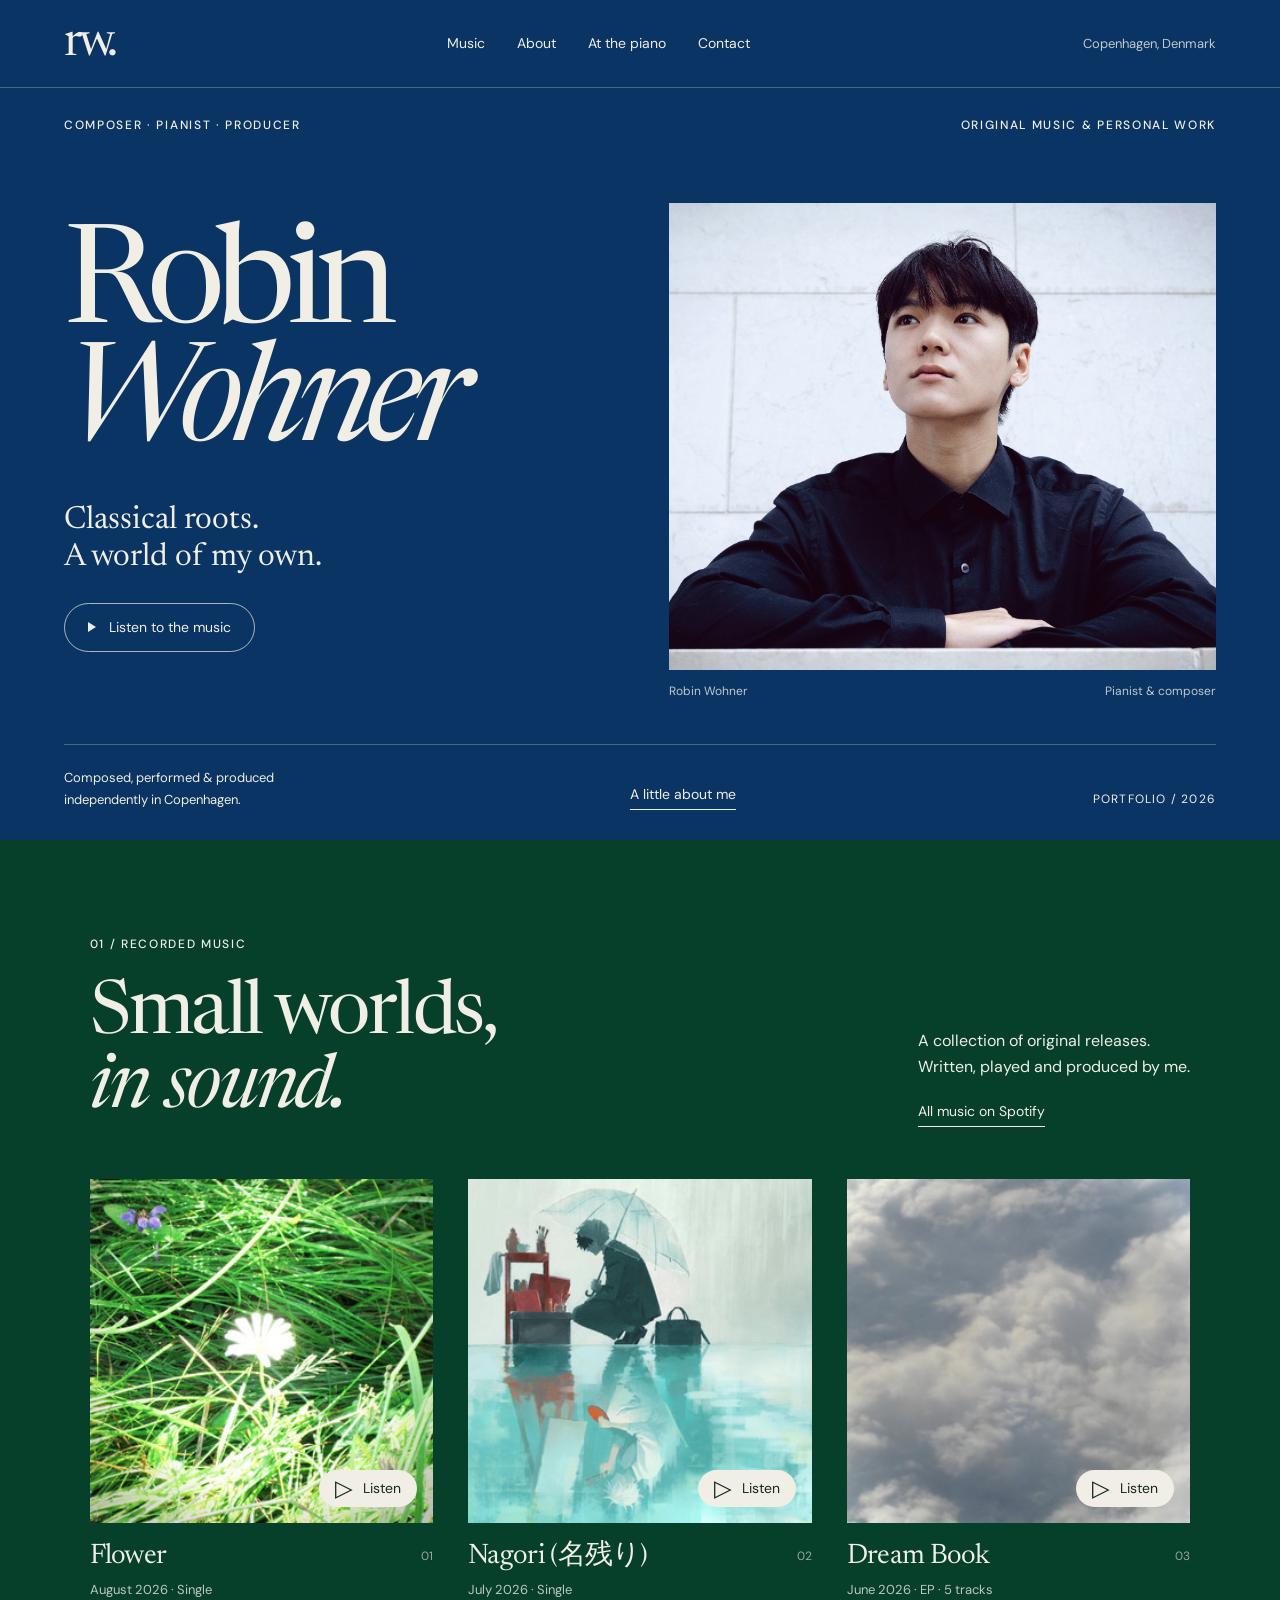
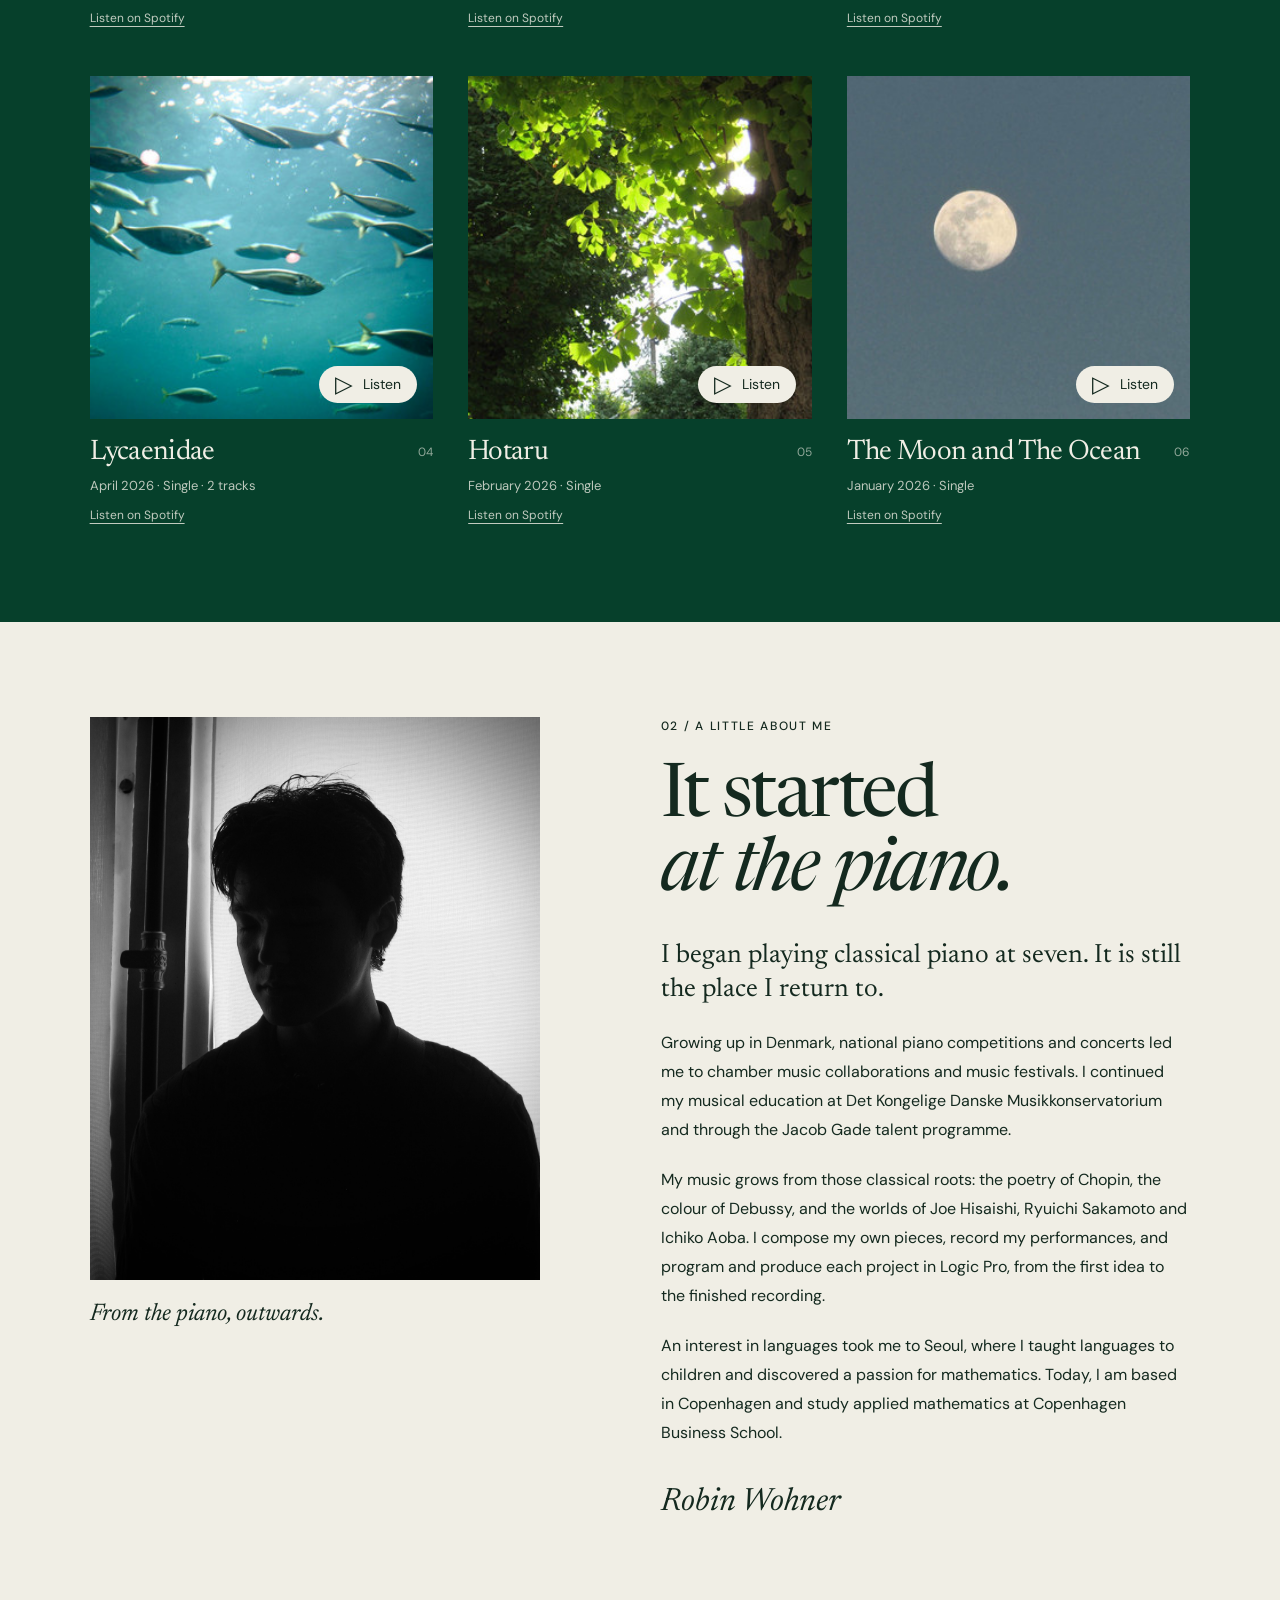
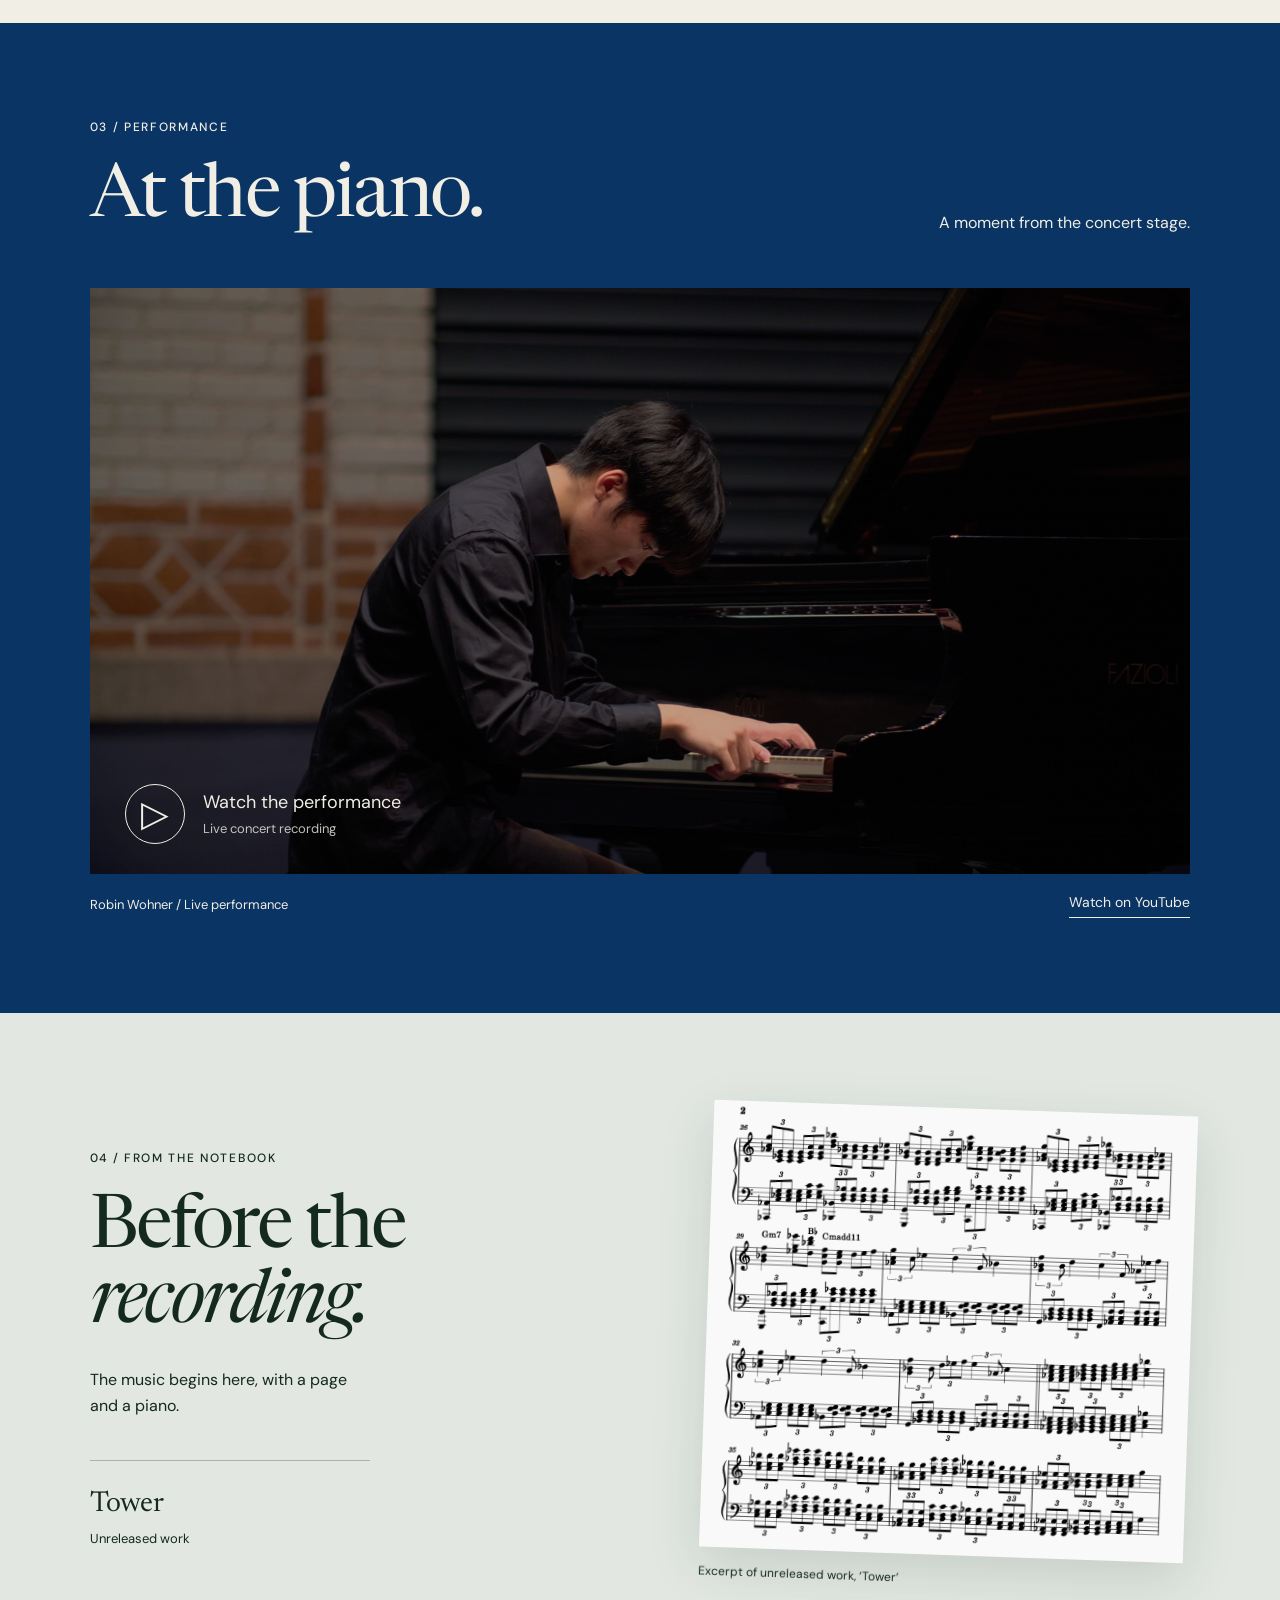
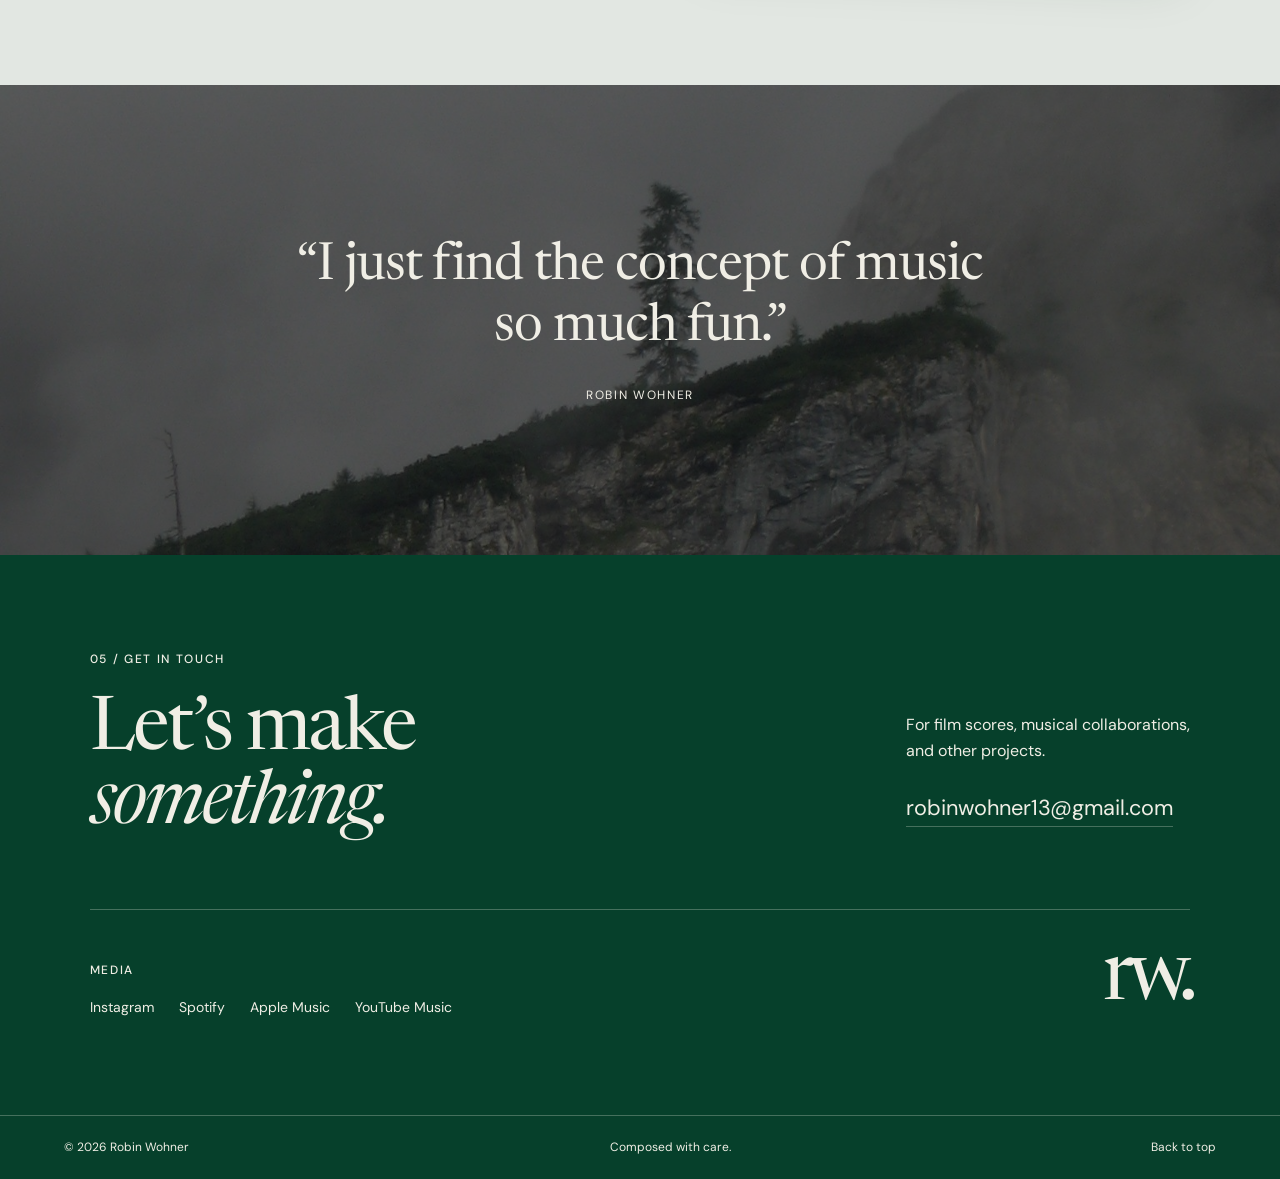
<file: index.html>
<!doctype html>
<html lang="en">
<head>
<meta charset="utf-8"><meta name="viewport" content="width=device-width, initial-scale=1">
<meta name="theme-color" content="#0A3463"><meta name="description" content="The music of Robin Wohner. Composer, pianist and producer in Copenhagen. Listen to original releases, explore his classical roots and watch a live piano performance.">
<title>Robin Wohner — Composer, Pianist & Producer</title>
<link rel="icon" type="image/svg+xml" href="favicon.svg">
<link rel="preconnect" href="https://fonts.googleapis.com"><link rel="preconnect" href="https://fonts.gstatic.com" crossorigin>
<link href="https://fonts.googleapis.com/css2?family=DM+Sans:wght@400;500;600&family=Newsreader:ital,opsz,wght@0,6..72,400;0,6..72,500;1,6..72,400&display=swap" rel="stylesheet">
<link rel="stylesheet" href="style.css"><script src="music.js" defer></script>
</head>
<body>
<a class="skip-link" href="#main">Skip to content</a>
<header class="site-header"><a class="wordmark" href="#" aria-label="Robin Wohner, home">rw<span aria-hidden="true">.</span></a><nav aria-label="Main navigation"><a href="#music">Music</a><a href="#about">About</a><a href="#performance">At the piano</a><a href="#contact">Contact</a></nav><span class="header-note">Copenhagen, Denmark</span></header>
<main id="main">
<section class="hero" aria-labelledby="hero-title">
<div class="hero-topline"><p class="eyebrow">Composer · Pianist · Producer</p><p class="eyebrow">Original music & personal work</p></div>
<div class="hero-layout"><div class="hero-copy"><h1 id="hero-title">Robin<br><span>Wohner</span></h1><p class="hero-intro">Classical roots.<br>A world of my own.</p><a class="pill-link" href="#music"><span class="play-icon" aria-hidden="true"></span>Listen to the music</a></div><figure class="hero-photo"><img src="images/portrait-contact.jpg" alt="Robin Wohner seated against a pale wall" width="2048" height="1366" fetchpriority="high"><figcaption><span>Robin Wohner</span><span>Pianist & composer</span></figcaption></figure></div>
<div class="hero-bottom"><p>Composed, performed & produced<br>independently in Copenhagen.</p><a href="#about" class="text-link">A little about me</a><span class="edition">Portfolio / 2026</span></div>
</section>
<section class="music-section section-pad" id="music" aria-labelledby="music-title"><div class="section-heading"><div><p class="eyebrow">01 / Recorded music</p><h2 id="music-title">Small worlds,<br><em>in sound.</em></h2></div><div class="section-intro"><p>A collection of original releases.<br>Written, played and produced by me.</p><a class="text-link" href="https://open.spotify.com/artist/3FmVrD3V6ffJQt94tpPkcj" target="_blank" rel="noopener noreferrer">All music on Spotify</a></div></div><div class="release-grid"><article class="release" data-album="22CapKrwPSPcHkteF1AqB9"><button class="cover-button" aria-label="Open player for Flower" aria-expanded="false" aria-controls="player-flower"><img src="images/flower.jpg" alt="Flower cover artwork" loading="lazy" width="300" height="300"><span class="cover-action"><span aria-hidden="true">▷</span> Listen</span></button><div class="release-heading"><h3>Flower</h3><span class="release-number">01</span></div><p class="release-meta">August 2026 · Single</p><div class="release-player" id="player-flower" hidden></div><a class="spotify-link" href="https://open.spotify.com/album/22CapKrwPSPcHkteF1AqB9" target="_blank" rel="noopener noreferrer">Listen on Spotify</a></article><article class="release" data-album="2NIQPPuc3DTpYZigoU4puQ"><button class="cover-button" aria-label="Open player for Nagori (名残り)" aria-expanded="false" aria-controls="player-nagori"><img src="images/nagori.jpg" alt="Nagori (名残り) cover artwork" loading="lazy" width="300" height="300"><span class="cover-action"><span aria-hidden="true">▷</span> Listen</span></button><div class="release-heading"><h3>Nagori (名残り)</h3><span class="release-number">02</span></div><p class="release-meta">July 2026 · Single</p><div class="release-player" id="player-nagori" hidden></div><a class="spotify-link" href="https://open.spotify.com/album/2NIQPPuc3DTpYZigoU4puQ" target="_blank" rel="noopener noreferrer">Listen on Spotify</a></article><article class="release" data-album="2BsJtyrlop9fxzjf9aNVt2"><button class="cover-button" aria-label="Open player for Dream Book" aria-expanded="false" aria-controls="player-dream-book"><img src="images/dream-book.jpg" alt="Dream Book cover artwork" loading="lazy" width="300" height="300"><span class="cover-action"><span aria-hidden="true">▷</span> Listen</span></button><div class="release-heading"><h3>Dream Book</h3><span class="release-number">03</span></div><p class="release-meta">June 2026 · EP · 5 tracks</p><div class="release-player" id="player-dream-book" hidden></div><a class="spotify-link" href="https://open.spotify.com/album/2BsJtyrlop9fxzjf9aNVt2" target="_blank" rel="noopener noreferrer">Listen on Spotify</a></article><article class="release" data-album="3SbARuxjvtjqogqMJszBIZ"><button class="cover-button" aria-label="Open player for Lycaenidae" aria-expanded="false" aria-controls="player-lycaenidae"><img src="images/lycaenidae.jpg" alt="Lycaenidae cover artwork" loading="lazy" width="300" height="300"><span class="cover-action"><span aria-hidden="true">▷</span> Listen</span></button><div class="release-heading"><h3>Lycaenidae</h3><span class="release-number">04</span></div><p class="release-meta">April 2026 · Single · 2 tracks</p><div class="release-player" id="player-lycaenidae" hidden></div><a class="spotify-link" href="https://open.spotify.com/album/3SbARuxjvtjqogqMJszBIZ" target="_blank" rel="noopener noreferrer">Listen on Spotify</a></article><article class="release" data-album="4l0wwjLt9k5Id8p0GgBEKN"><button class="cover-button" aria-label="Open player for Hotaru" aria-expanded="false" aria-controls="player-hotaru"><img src="images/hotaru.jpg" alt="Hotaru cover artwork" loading="lazy" width="300" height="300"><span class="cover-action"><span aria-hidden="true">▷</span> Listen</span></button><div class="release-heading"><h3>Hotaru</h3><span class="release-number">05</span></div><p class="release-meta">February 2026 · Single</p><div class="release-player" id="player-hotaru" hidden></div><a class="spotify-link" href="https://open.spotify.com/album/4l0wwjLt9k5Id8p0GgBEKN" target="_blank" rel="noopener noreferrer">Listen on Spotify</a></article><article class="release" data-album="4jho181Wv27MRaaBKUCVvB"><button class="cover-button" aria-label="Open player for The Moon and The Ocean" aria-expanded="false" aria-controls="player-moon-ocean"><img src="images/moon-ocean.jpg" alt="The Moon and The Ocean cover artwork" loading="lazy" width="300" height="300"><span class="cover-action"><span aria-hidden="true">▷</span> Listen</span></button><div class="release-heading"><h3>The Moon and The Ocean</h3><span class="release-number">06</span></div><p class="release-meta">January 2026 · Single</p><div class="release-player" id="player-moon-ocean" hidden></div><a class="spotify-link" href="https://open.spotify.com/album/4jho181Wv27MRaaBKUCVvB" target="_blank" rel="noopener noreferrer">Listen on Spotify</a></article></div></section>
<section class="about-section section-pad" id="about" aria-labelledby="about-title"><div class="about-visual"><figure class="about-photo"><img src="images/portrait-home.jpg" alt="Black and white portrait of Robin beside a window" loading="lazy" width="1229" height="1536"><figcaption>From the piano, outwards.</figcaption></figure></div><div class="about-copy"><p class="eyebrow">02 / A little about me</p><h2 id="about-title">It started<br><em>at the piano.</em></h2><p class="about-lead">I began playing classical piano at seven. It is still the place I return to.</p><p>Growing up in Denmark, national piano competitions and concerts led me to chamber music collaborations and music festivals. I continued my musical education at Det Kongelige Danske Musikkonservatorium and through the Jacob Gade talent programme.</p><p>My music grows from those classical roots: the poetry of Chopin, the colour of Debussy, and the worlds of Joe Hisaishi, Ryuichi Sakamoto and Ichiko Aoba. I compose my own pieces, record my performances, and program and produce each project in Logic Pro, from the first idea to the finished recording.</p><p>An interest in languages took me to Seoul, where I taught languages to children and discovered a passion for mathematics. Today, I am based in Copenhagen and study applied mathematics at Copenhagen Business School.</p><div class="about-signoff">Robin Wohner</div></div></section>
<section class="performance-section section-pad" id="performance" aria-labelledby="performance-title"><div class="section-heading"><div><p class="eyebrow">03 / Performance</p><h2 id="performance-title">At the piano.</h2></div><p class="section-intro">A moment from the concert stage.</p></div><div class="concert-frame" id="concert-frame"><a class="concert-launch" href="https://youtu.be/pJ6nPZSP5-0" target="_blank" rel="noopener noreferrer"><img src="images/music-performance.png" alt="Robin performing at a grand piano on stage" loading="lazy" width="2048" height="1088"><span class="concert-overlay"><span class="concert-play" aria-hidden="true">▷</span><span>Watch the performance<span class="concert-subtitle">Live concert recording</span></span></span></a></div><div class="concert-caption"><span>Robin Wohner / Live performance</span><a class="text-link" href="https://youtu.be/pJ6nPZSP5-0" target="_blank" rel="noopener noreferrer">Watch on YouTube</a></div></section>
<section class="notebook section-pad" aria-labelledby="notebook-title"><div class="notebook-copy"><p class="eyebrow">04 / From the notebook</p><h2 id="notebook-title">Before the<br><em>recording.</em></h2><p>The music begins here, with a page and a piano.</p><p class="notebook-title">Tower <span>Unreleased work</span></p></div><figure class="score"><img src="images/personal-statement-score.png" alt="Manuscript excerpt from Robin Wohner’s unreleased piano work Tower" loading="lazy" width="1366" height="1262"><figcaption>Excerpt of unreleased work, ‘Tower’</figcaption></figure></section>
<section class="interlude" aria-label="Personal reflection"><img src="images/landscape.jpg" alt="Trees on a mountain slope disappearing into mist" loading="lazy" width="1536" height="2048"><blockquote>“I just find the concept of music<br>so much fun.”<cite>Robin Wohner</cite></blockquote></section>
<section class="contact-section section-pad" id="contact" aria-labelledby="contact-title"><p class="eyebrow">05 / Get in touch</p><div class="contact-top"><h2 id="contact-title">Let’s make<br><em>something.</em></h2><div class="contact-copy"><p>For film scores, musical collaborations,<br>and other projects.</p><a class="contact-email" href="mailto:robinwohner13@gmail.com">robinwohner13@gmail.com</a></div></div><div class="contact-bottom"><div><p class="eyebrow">Media</p><div class="socials"><a href="https://www.instagram.com/robin.wohner/?hl=da" target="_blank" rel="noopener noreferrer">Instagram</a><a href="https://open.spotify.com/artist/3FmVrD3V6ffJQt94tpPkcj" target="_blank" rel="noopener noreferrer">Spotify</a><a href="https://music.apple.com/dk/artist/robin-wohner/1867472576?l=da" target="_blank" rel="noopener noreferrer">Apple Music</a><a href="https://music.youtube.com/channel/UCCK0-n58pFMcKHZ1-QMXktw" target="_blank" rel="noopener noreferrer">YouTube Music</a></div></div><a class="wordmark footer-mark" href="#" aria-label="Back to top">rw.</a></div></section>
</main><footer class="site-footer"><span>© 2026 Robin Wohner</span><span>Composed with care.</span><a href="#">Back to top</a></footer>
</body></html>
</file>
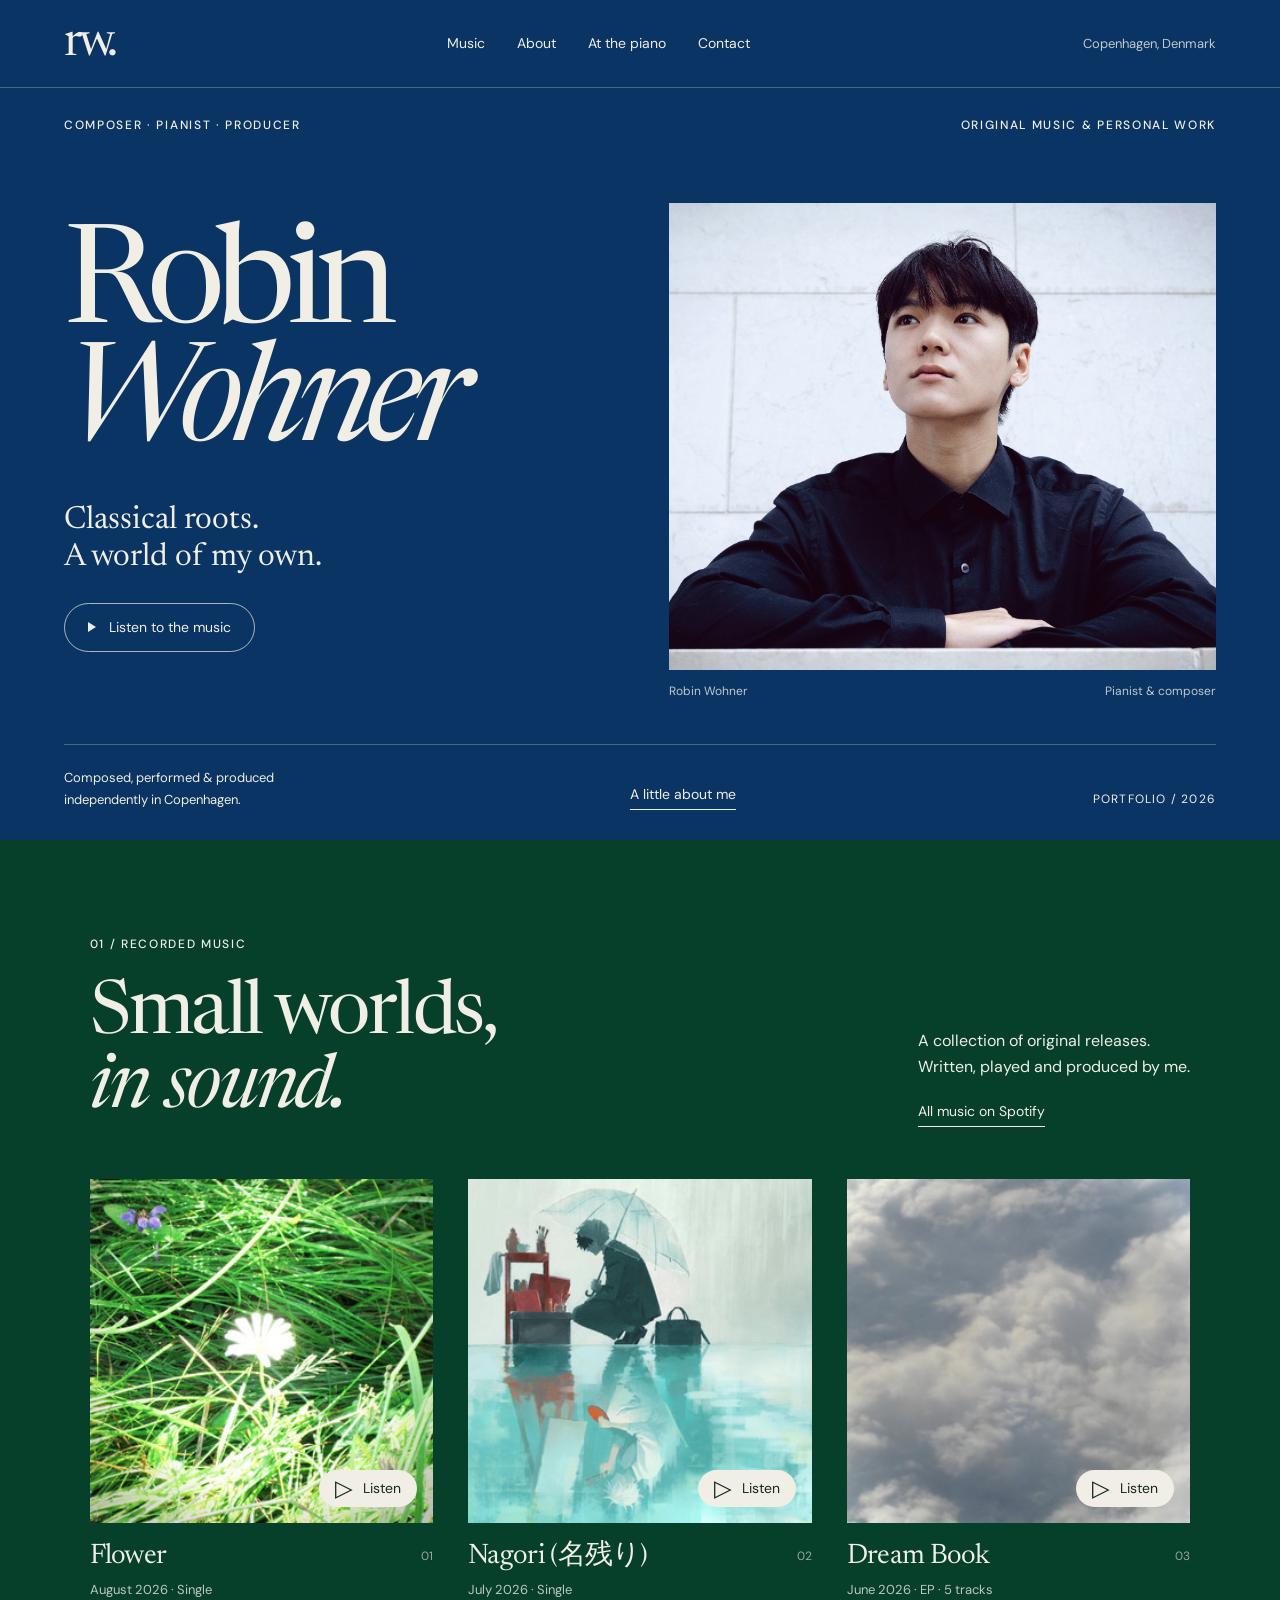
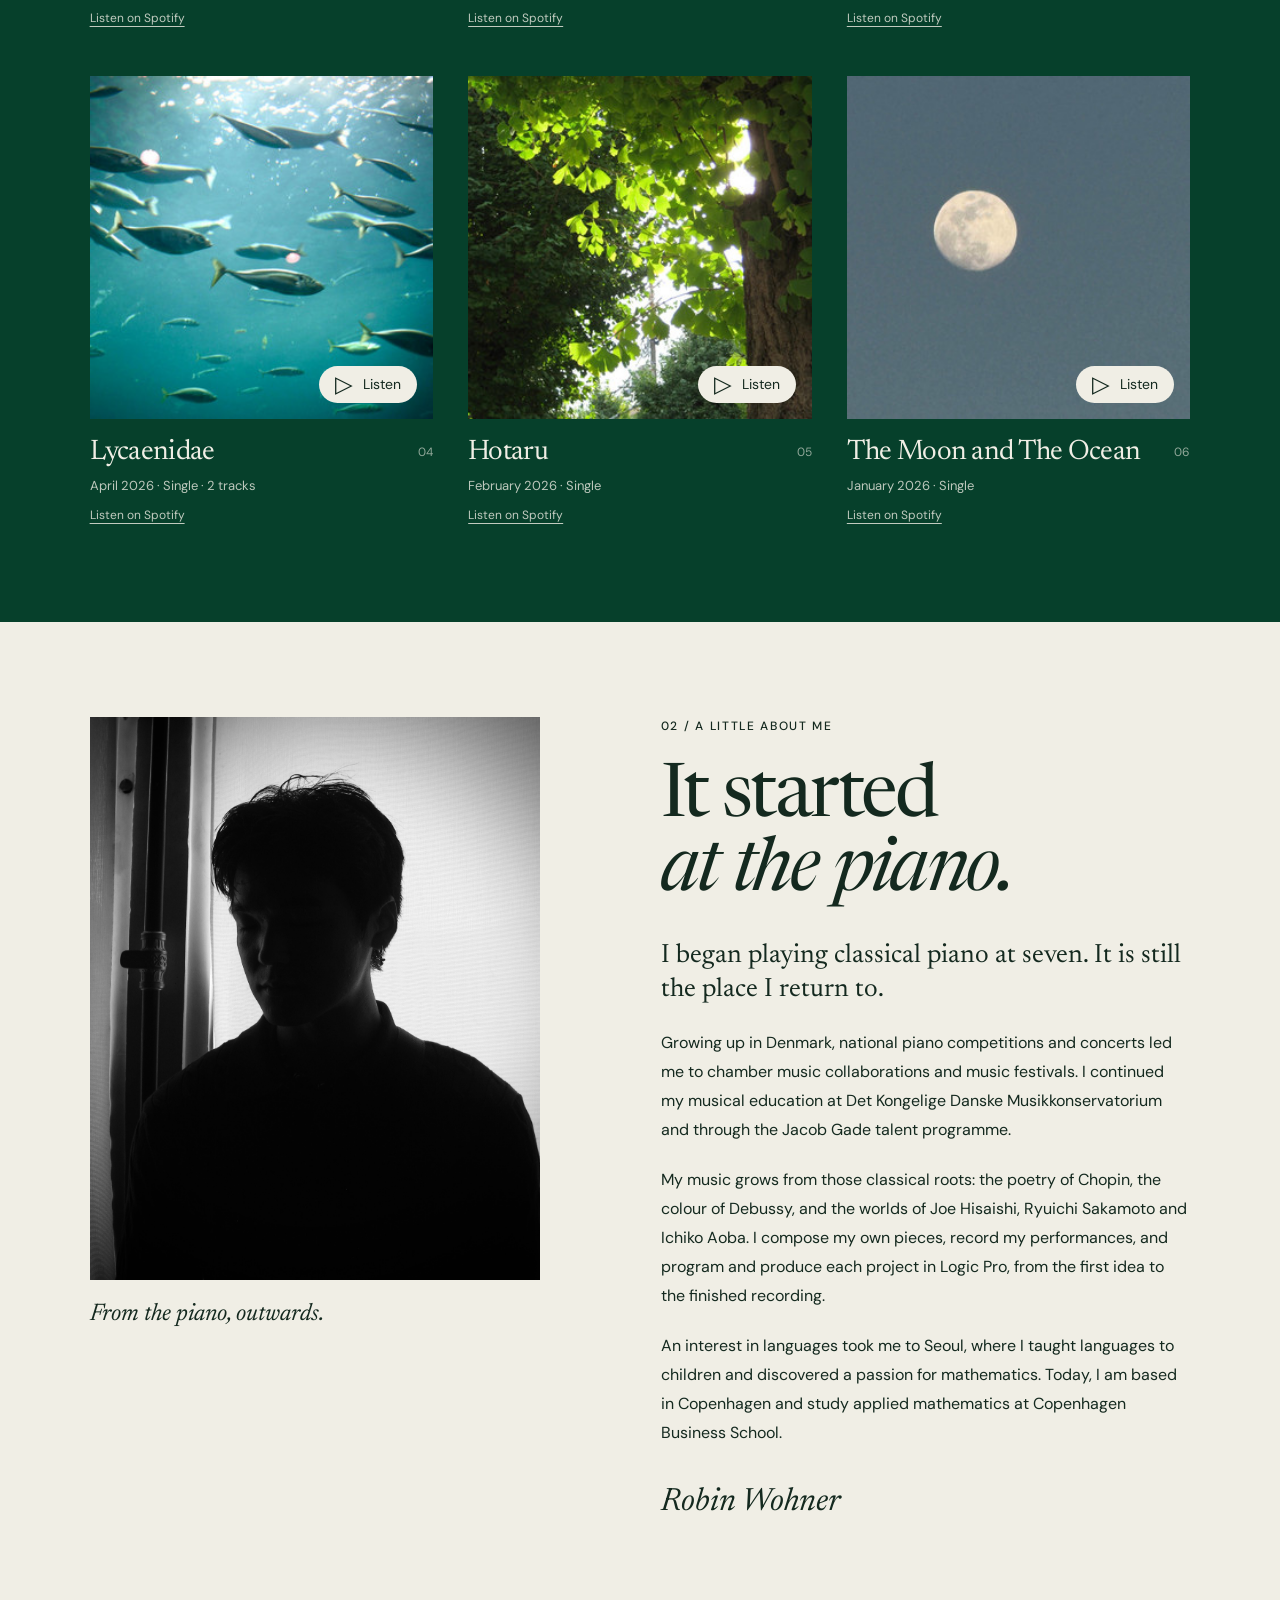
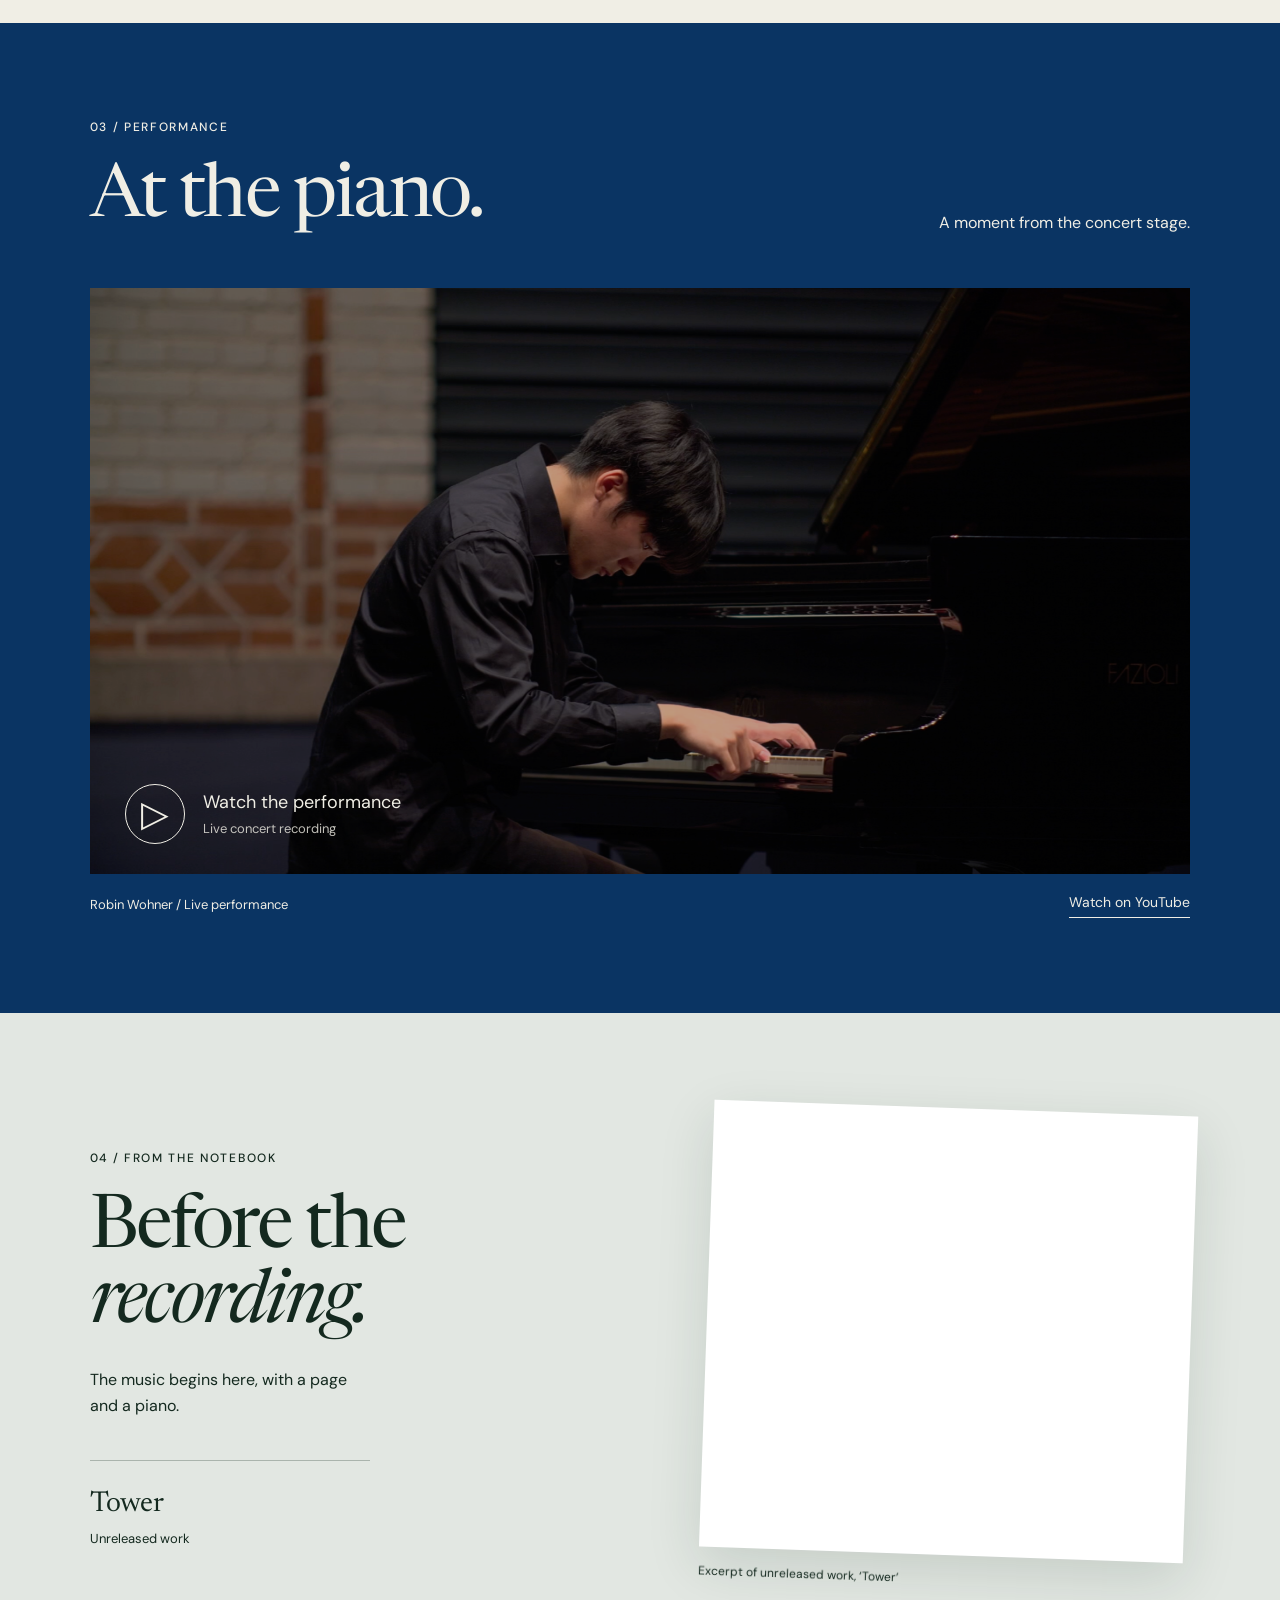
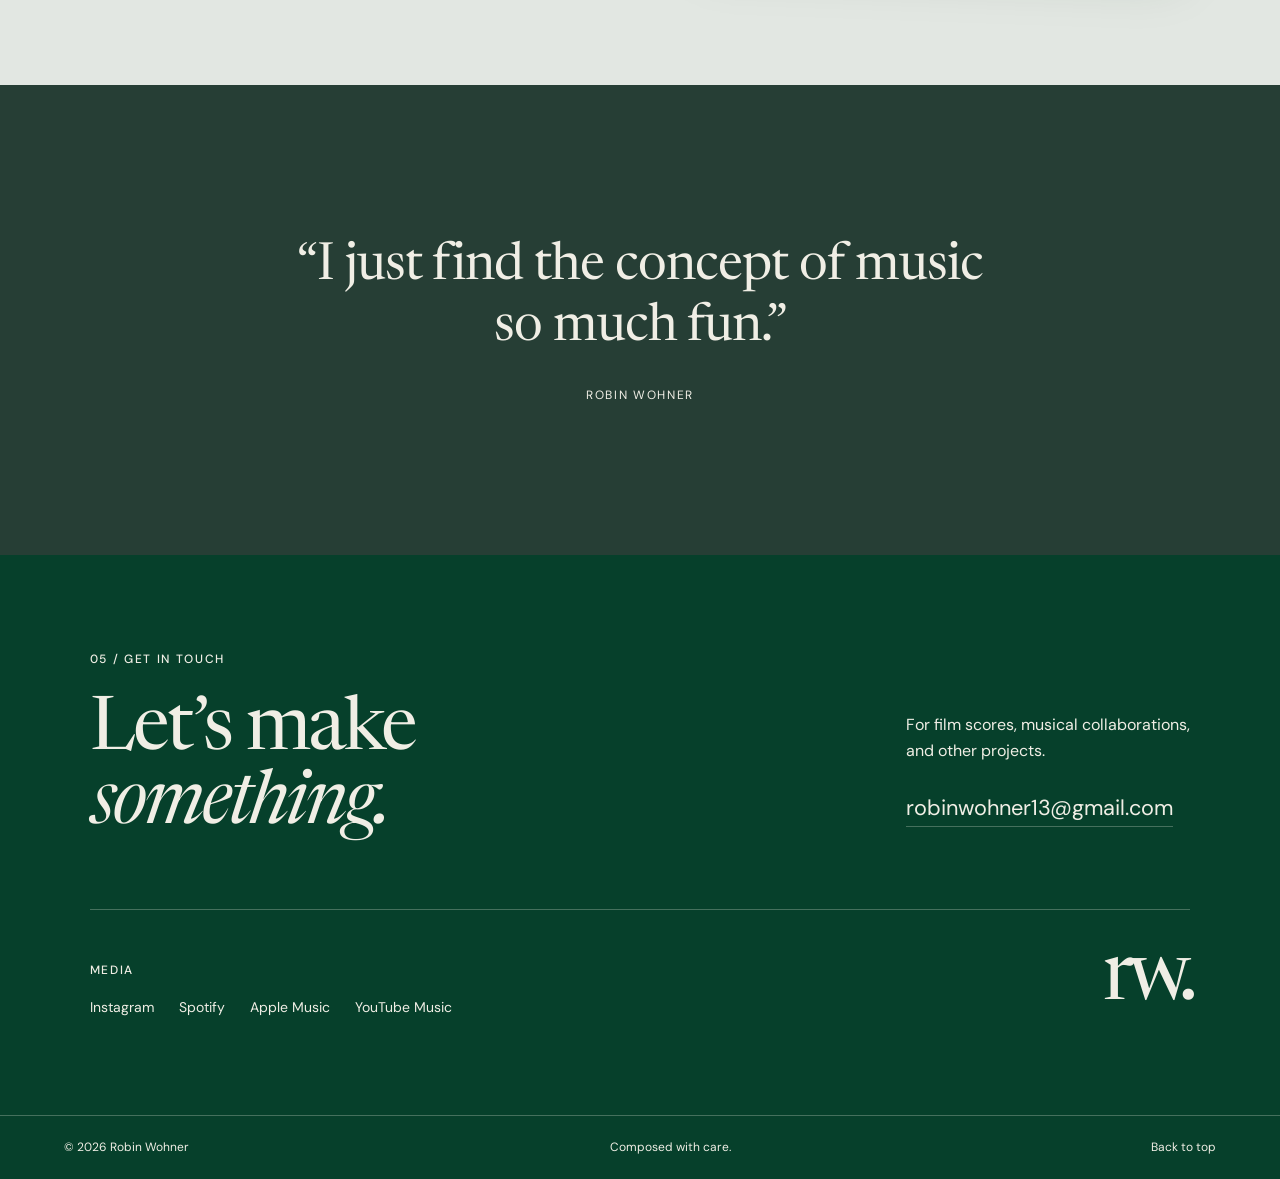
<file: about.html>
<!doctype html><html lang="en"><head><meta charset="utf-8"><meta name="viewport" content="width=device-width, initial-scale=1"><meta http-equiv="refresh" content="0; url=index.html#about"><title>About — Robin Wohner</title><link rel="canonical" href="index.html#about"></head><body><p><a href="index.html#about">About — Robin Wohner</a></p></body></html>
</file>
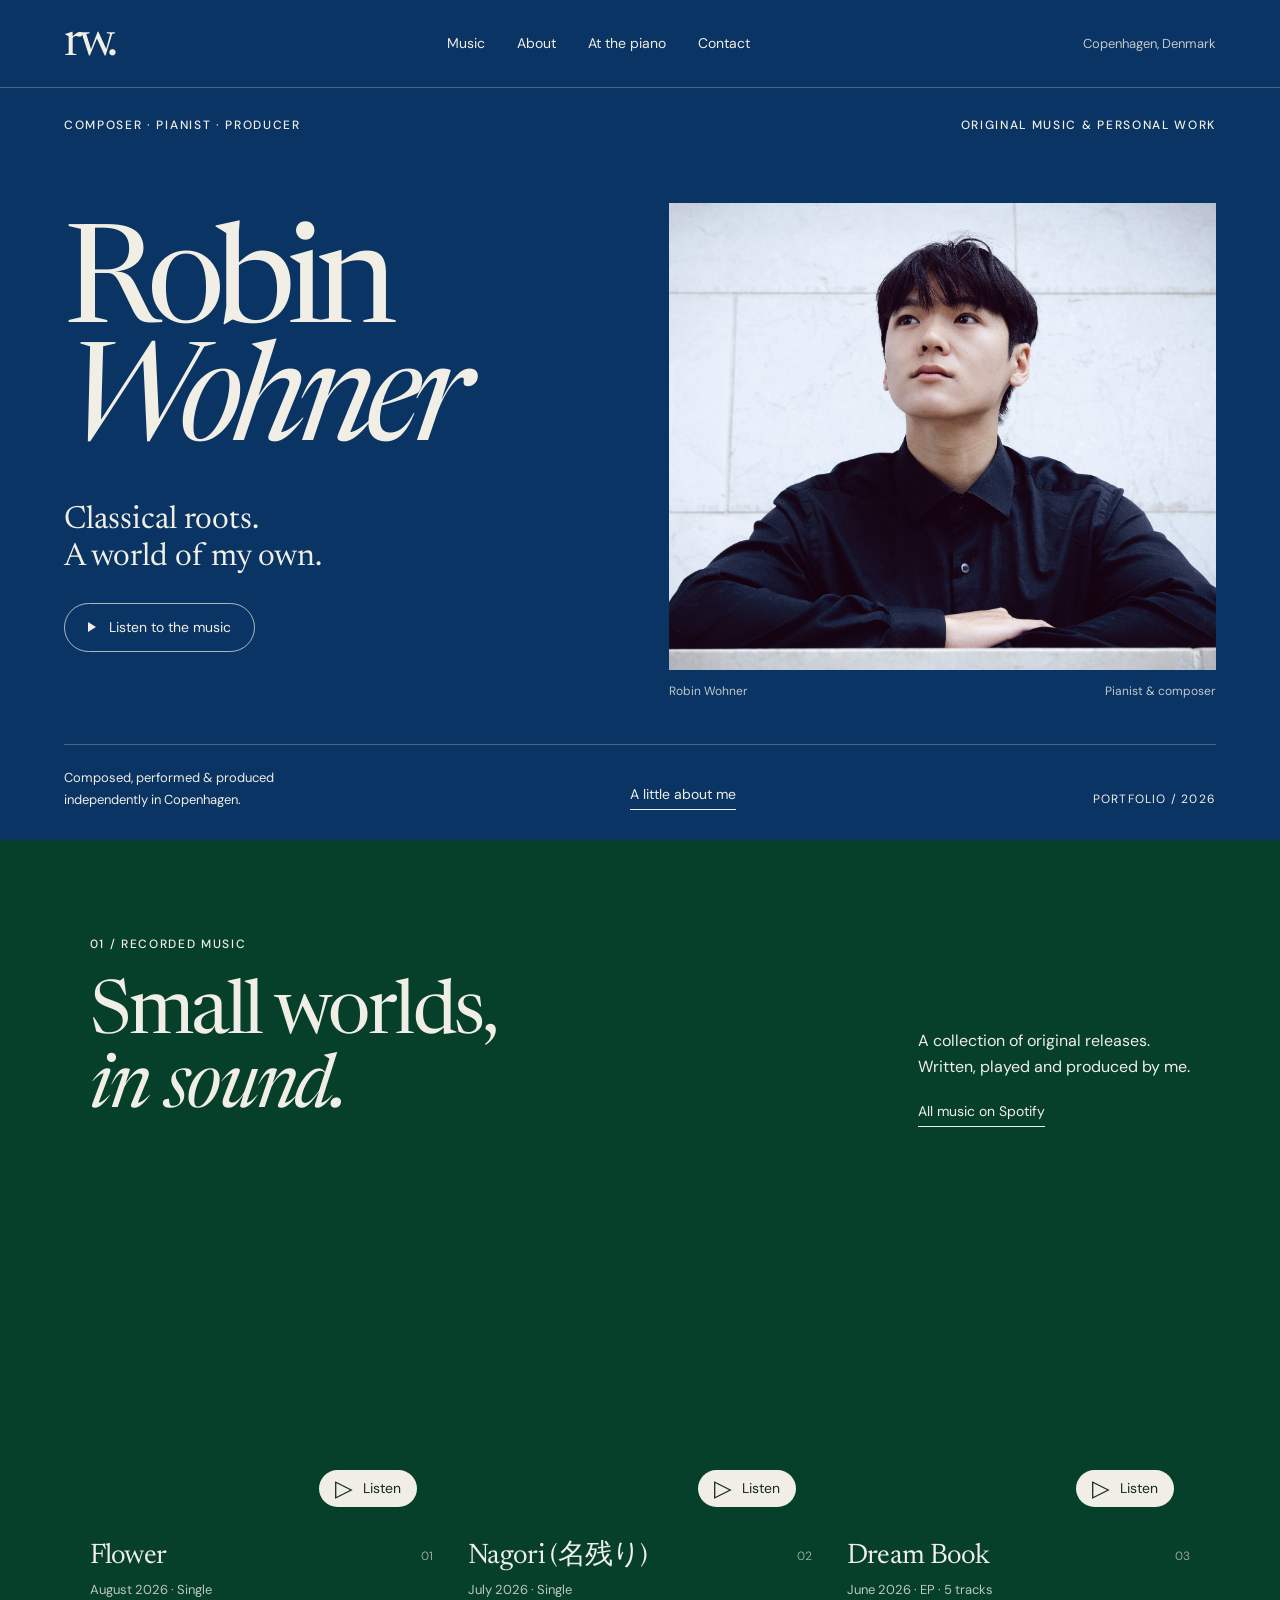
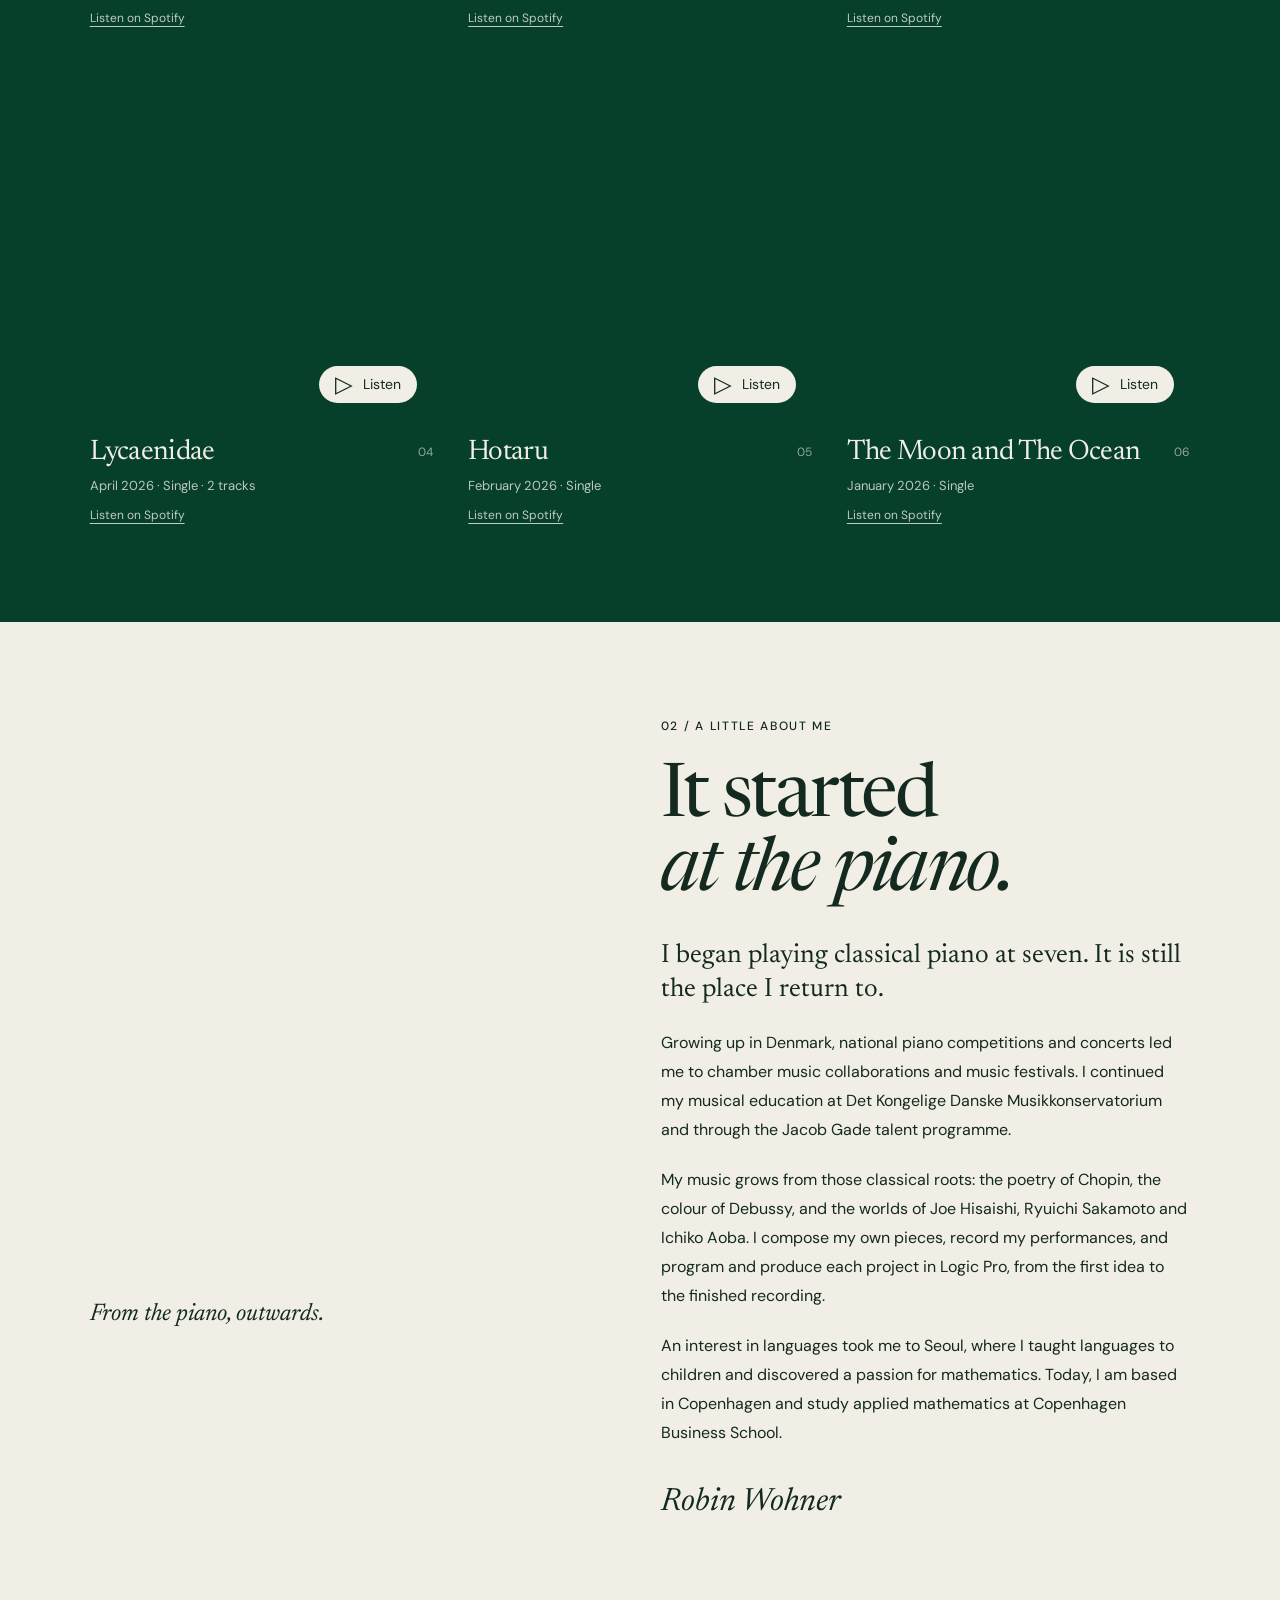
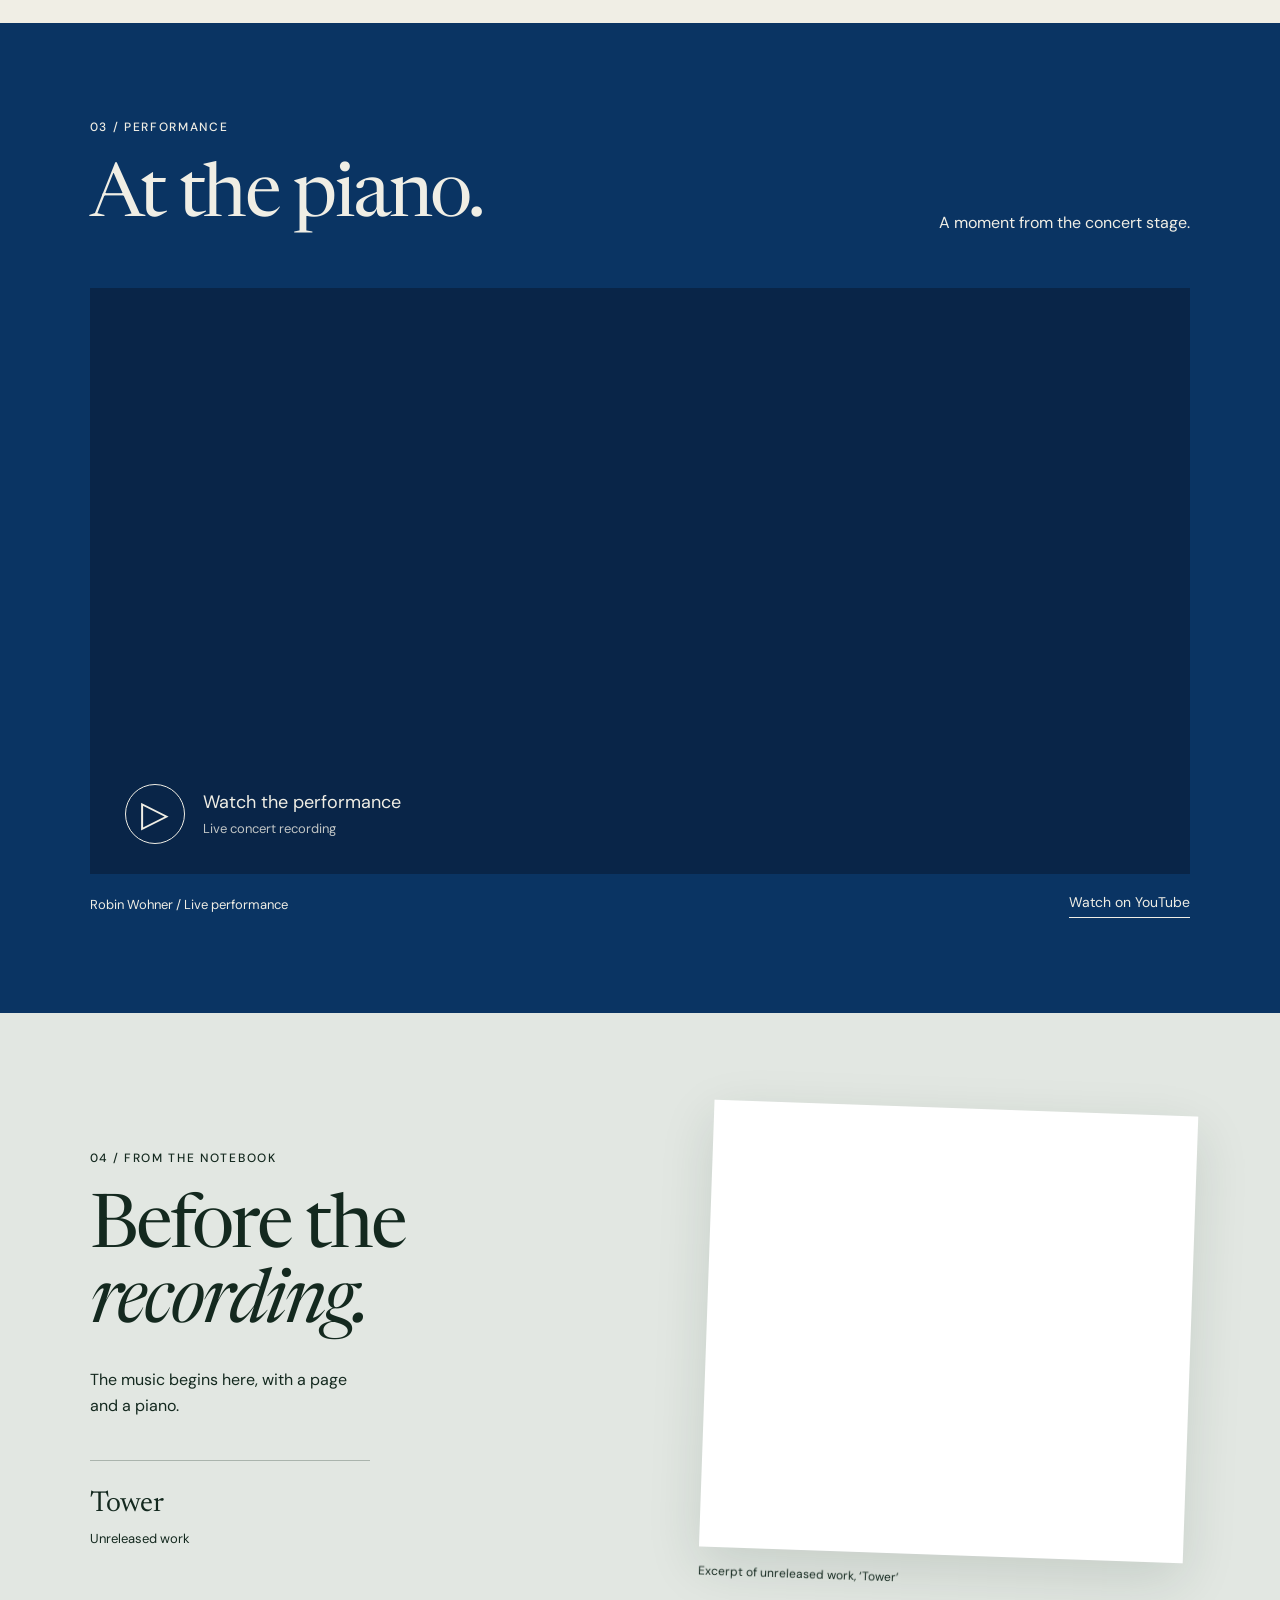
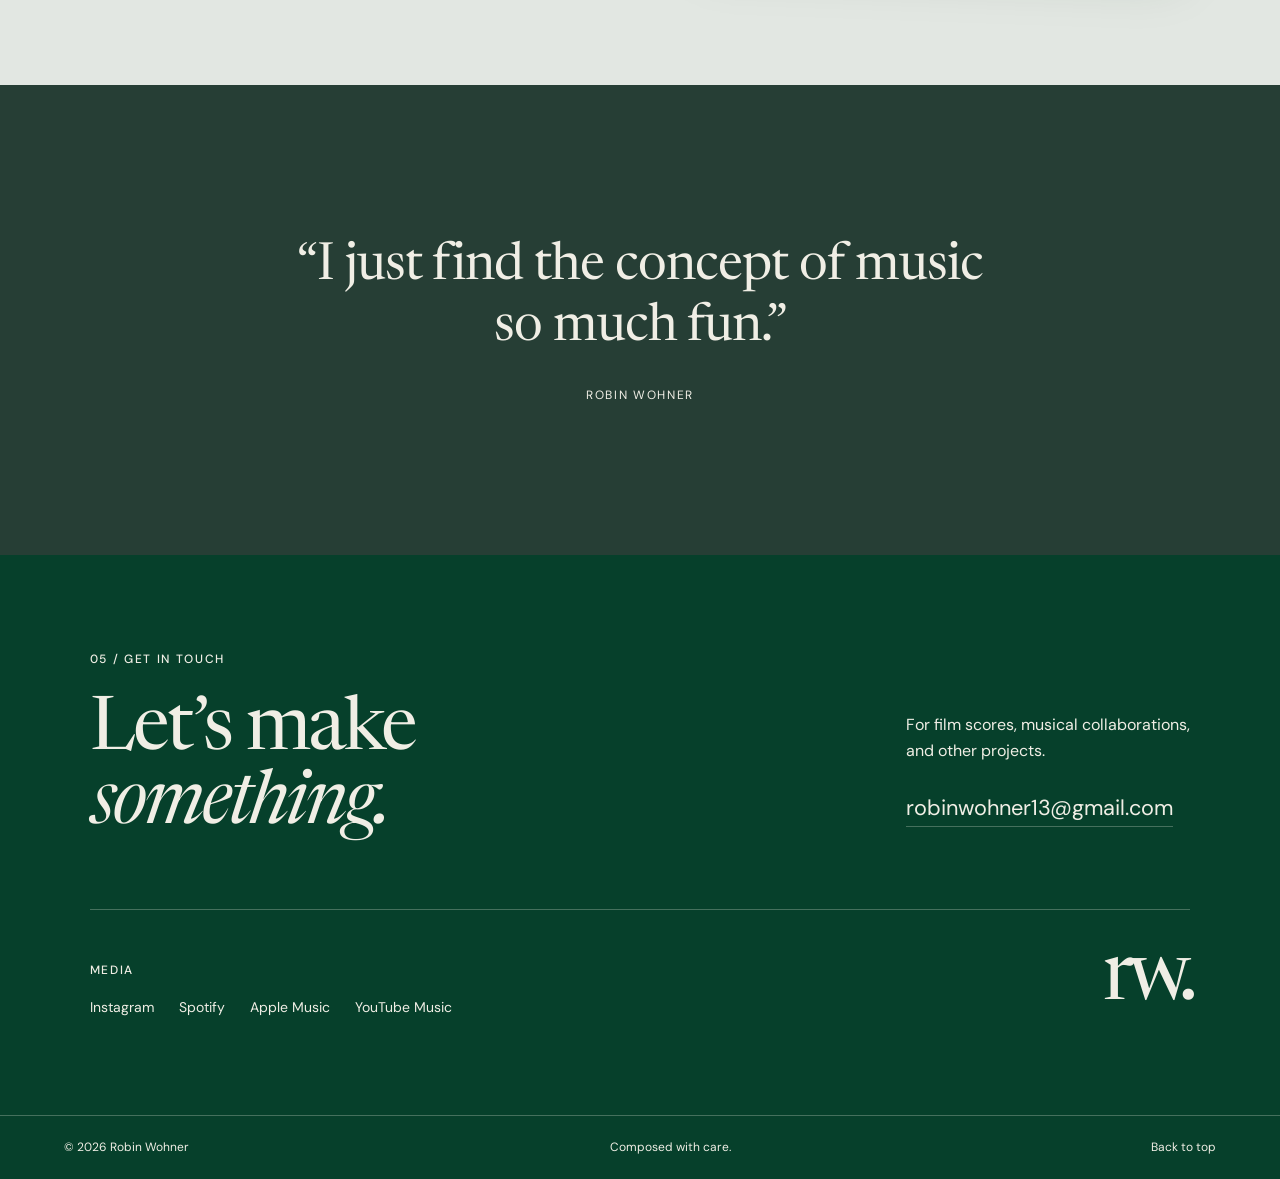
<file: contact.html>
<!doctype html><html lang="en"><head><meta charset="utf-8"><meta name="viewport" content="width=device-width, initial-scale=1"><meta http-equiv="refresh" content="0; url=index.html#contact"><title>Contact — Robin Wohner</title><link rel="canonical" href="index.html#contact"></head><body><p><a href="index.html#contact">Contact — Robin Wohner</a></p></body></html>
</file>
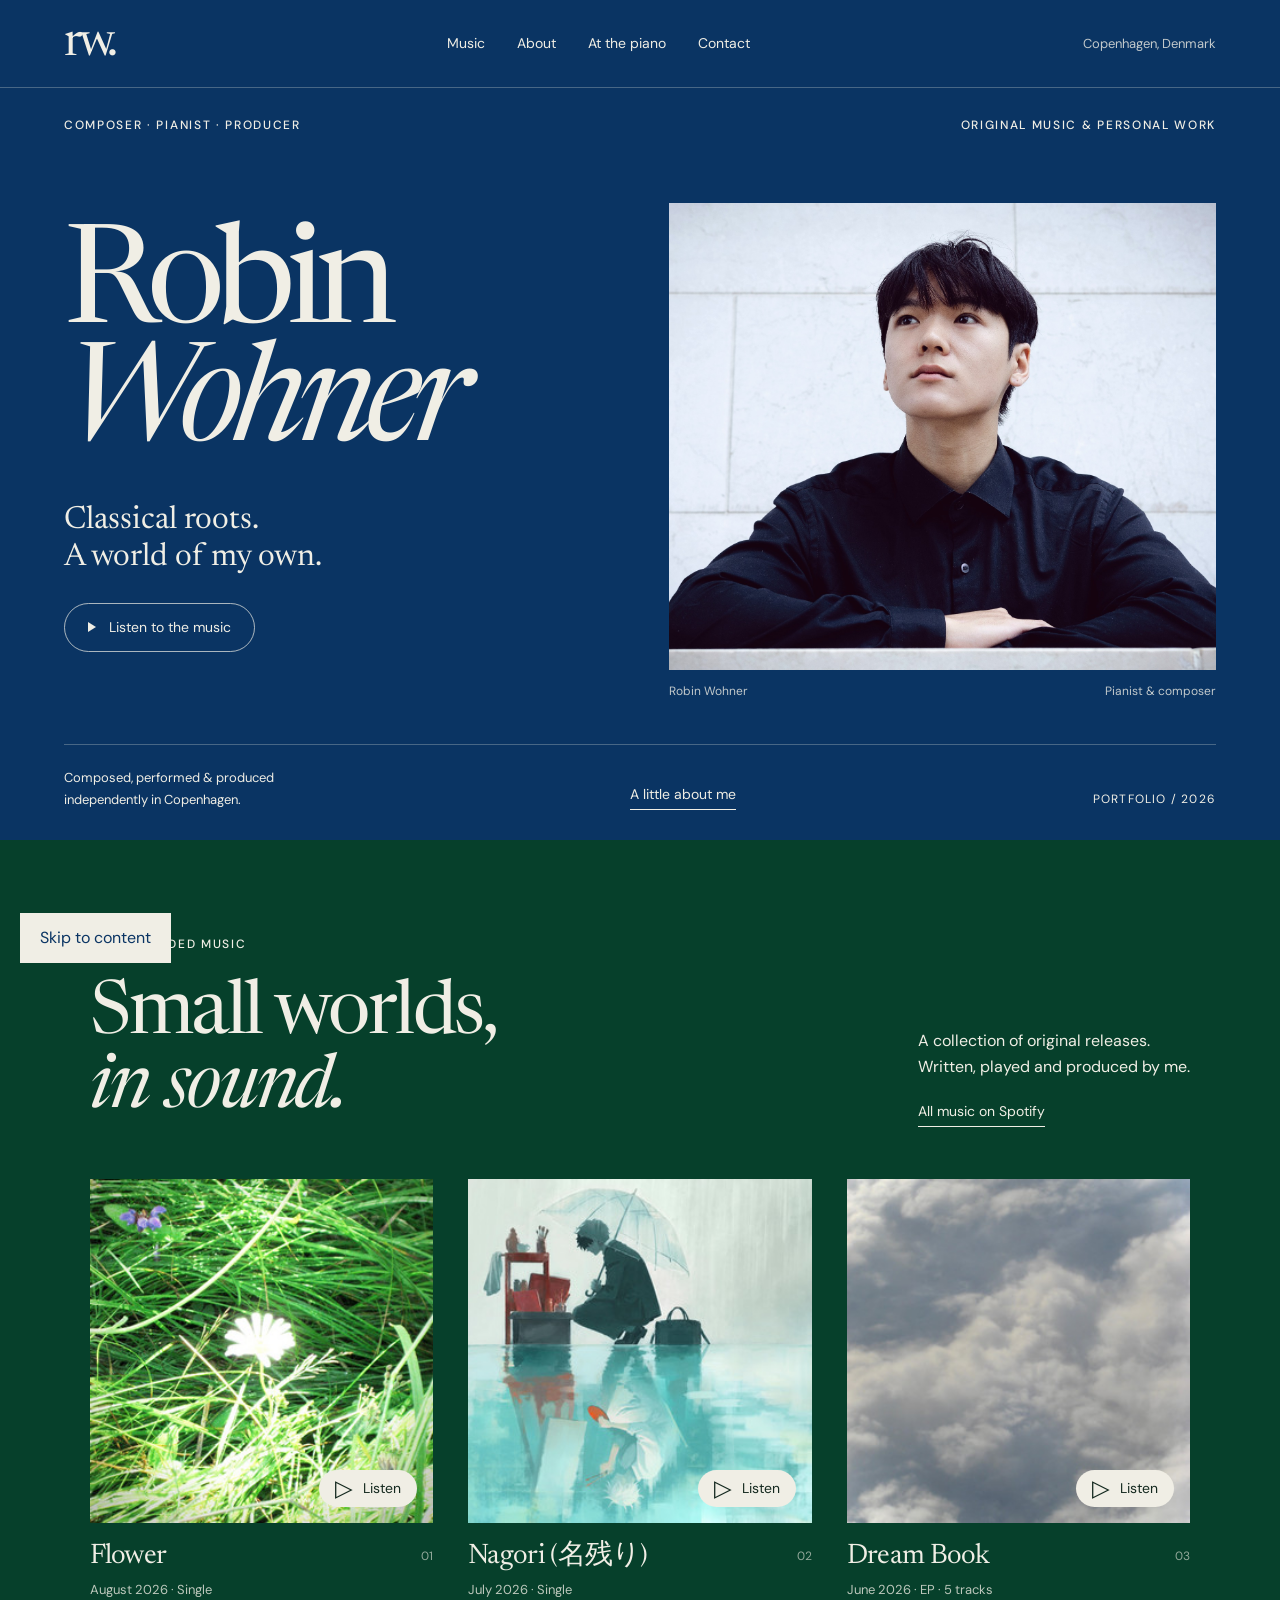
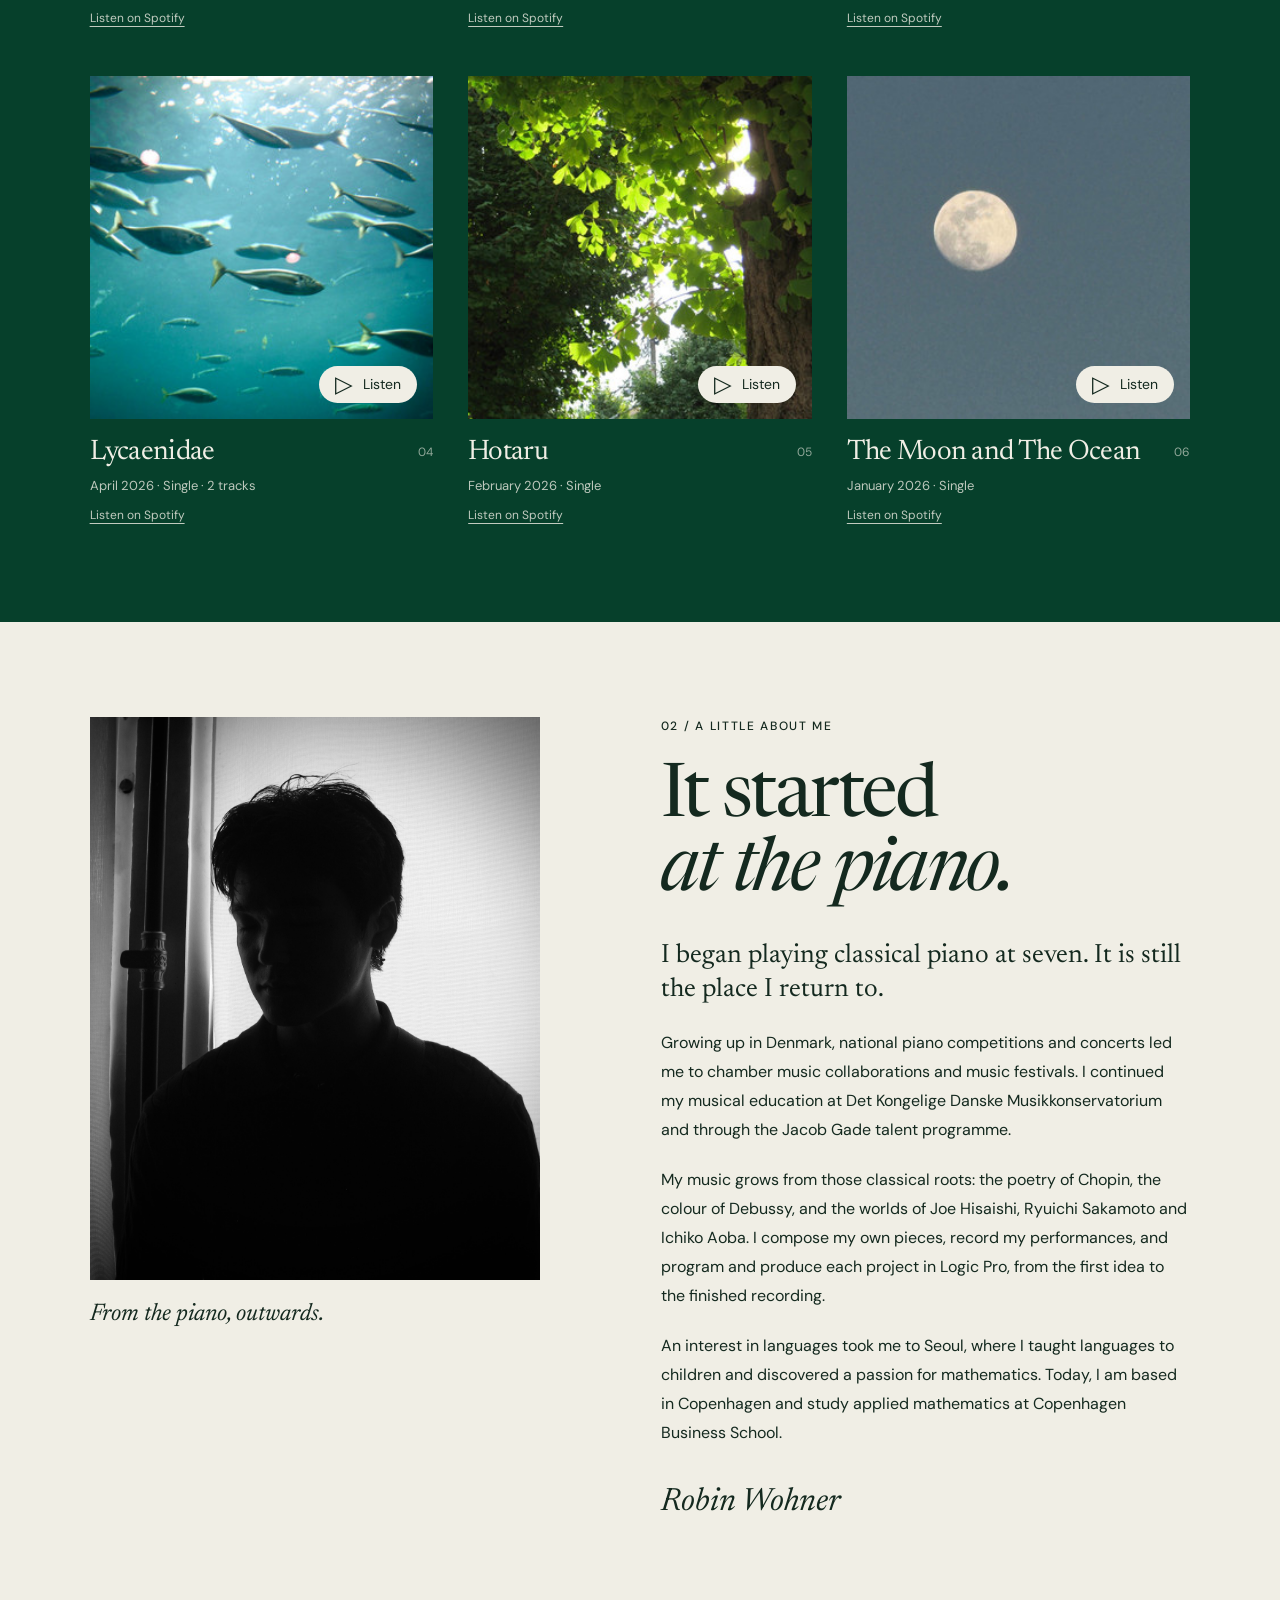
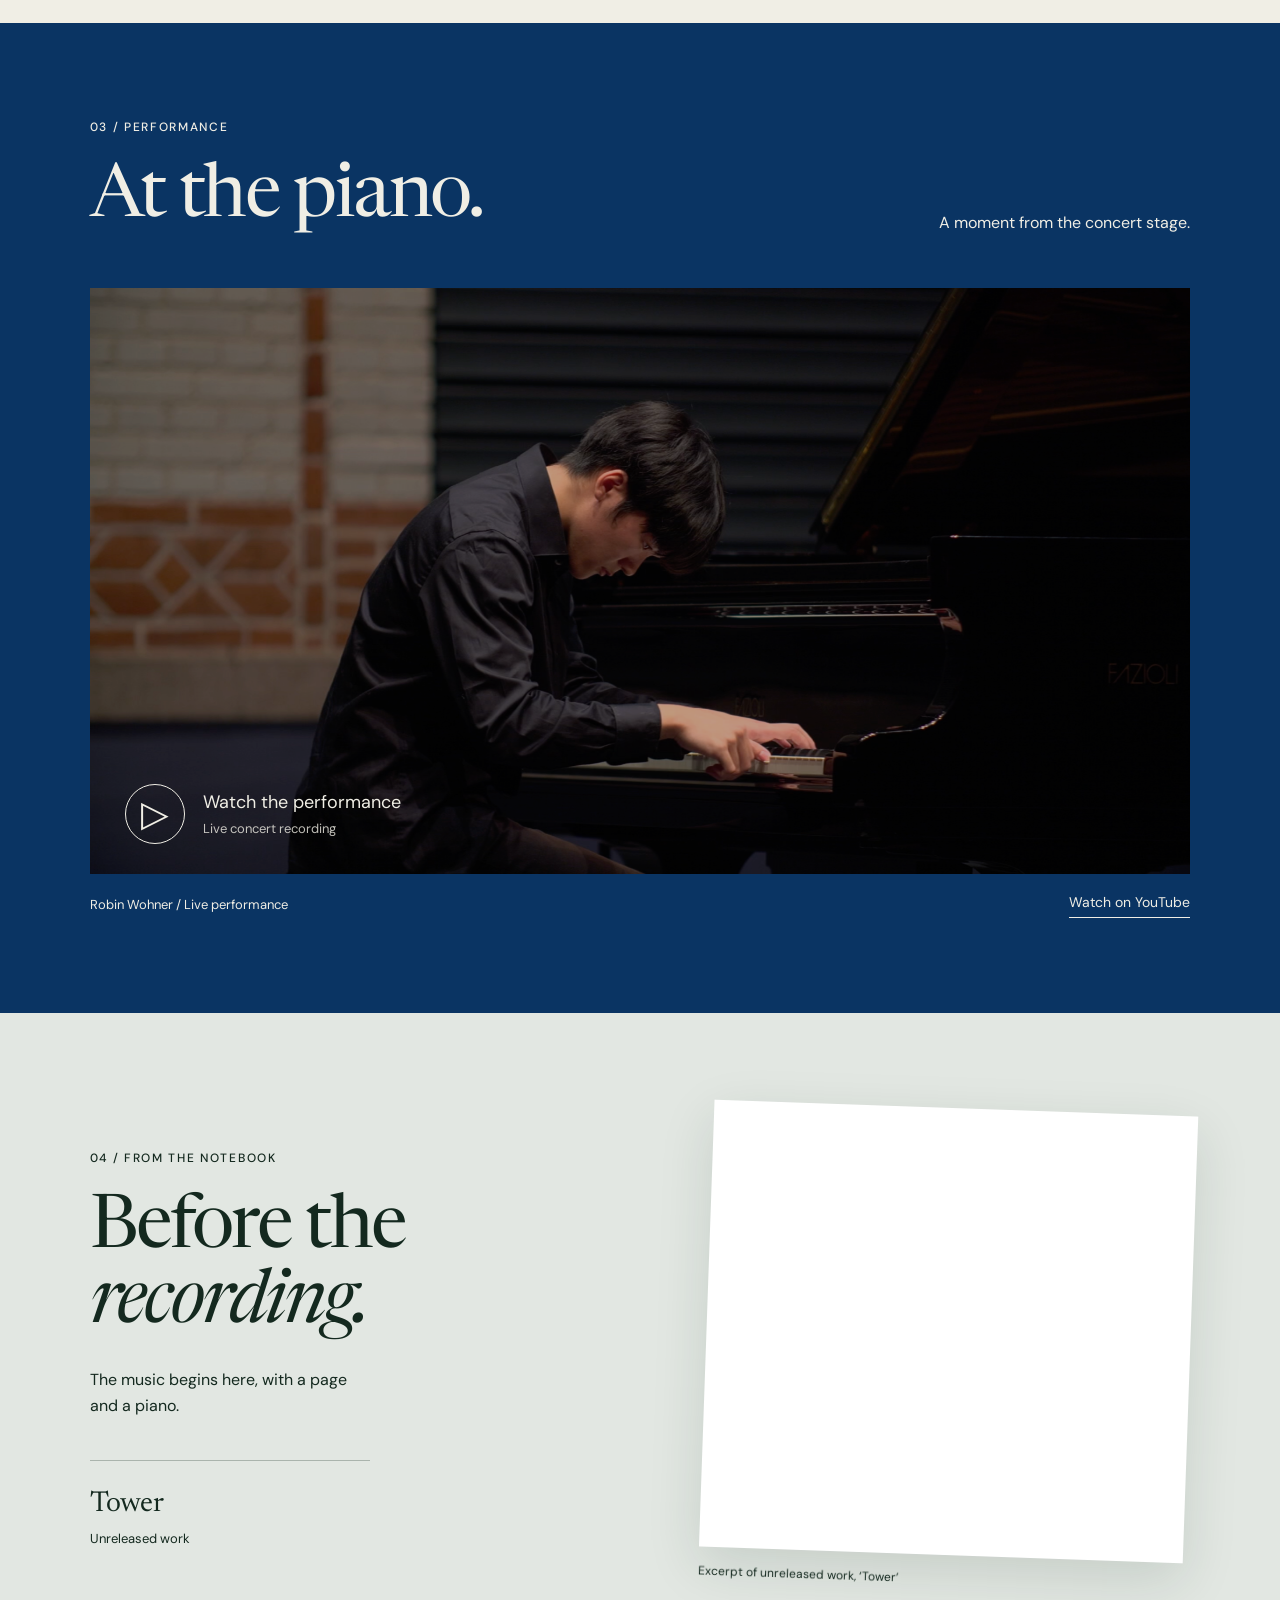
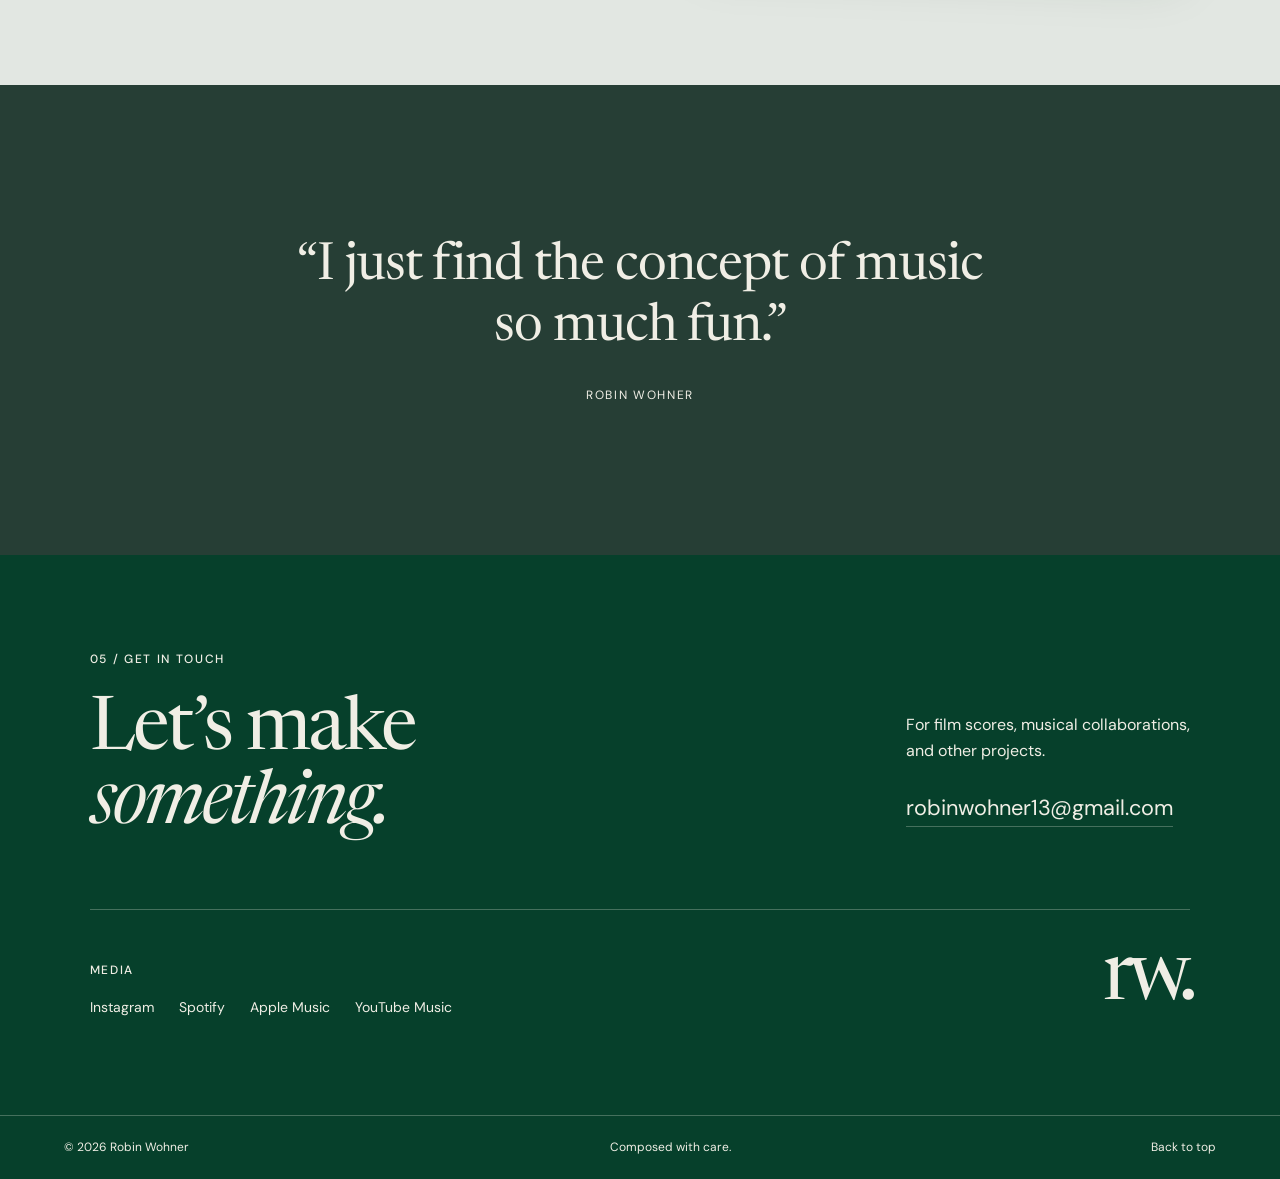
<file: film.html>
<!doctype html><html lang="en"><head><meta charset="utf-8"><meta name="viewport" content="width=device-width, initial-scale=1"><meta http-equiv="refresh" content="0; url=index.html#contact"><title>Film scoring inquiries — Robin Wohner</title><link rel="canonical" href="index.html#contact"></head><body><p><a href="index.html#contact">Film scoring inquiries — Robin Wohner</a></p></body></html>
</file>
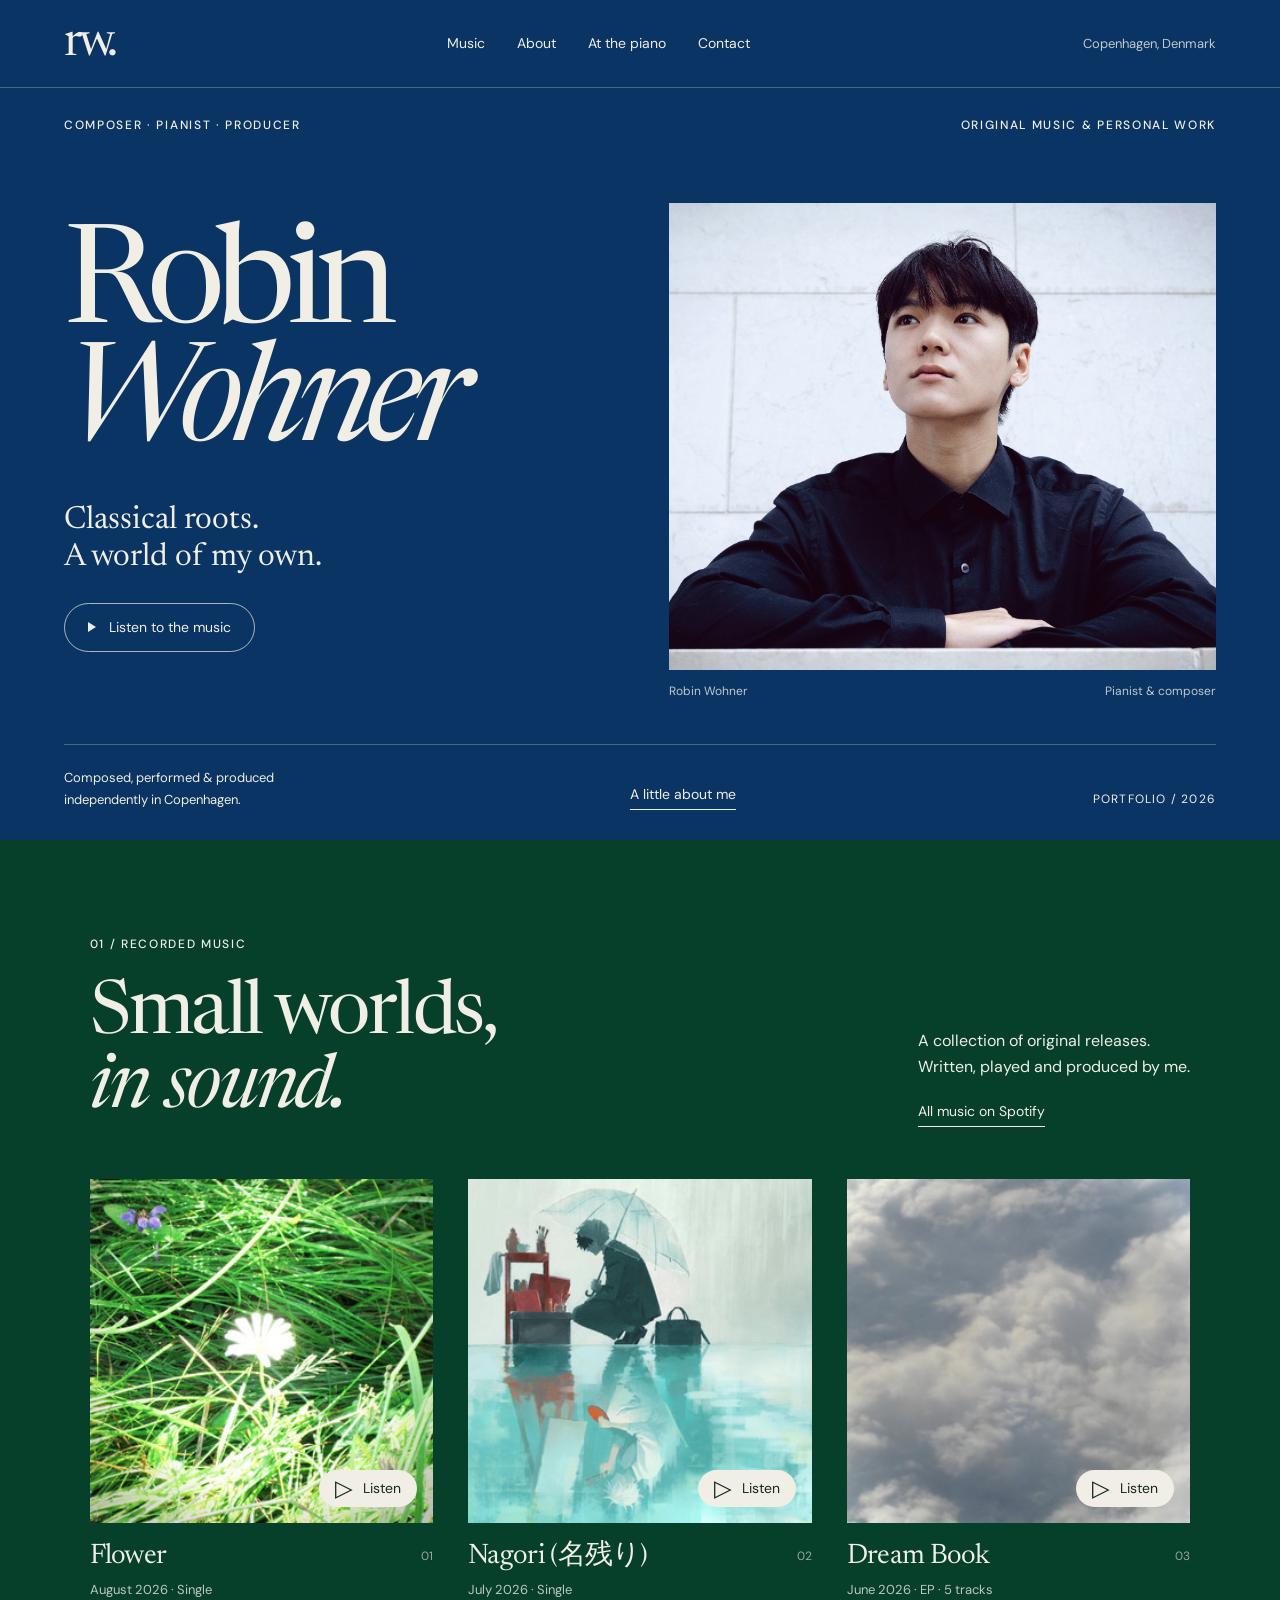
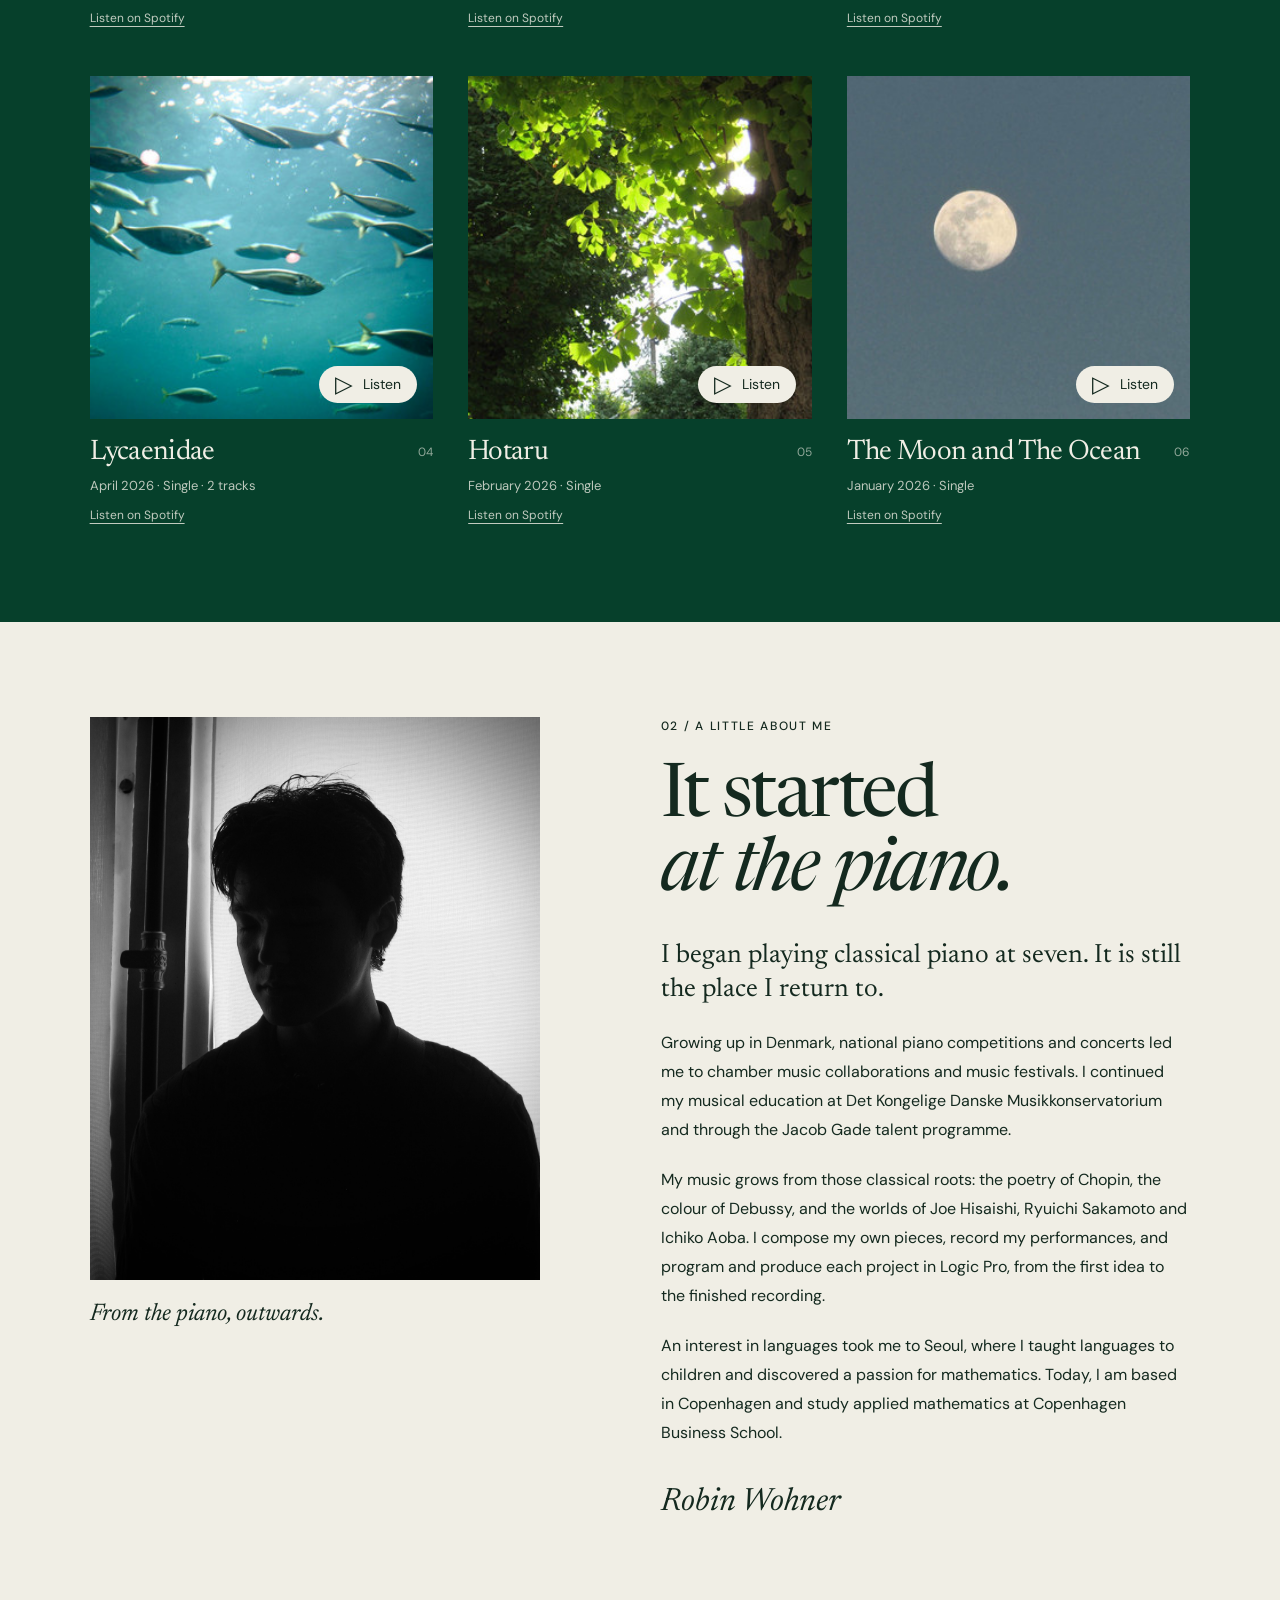
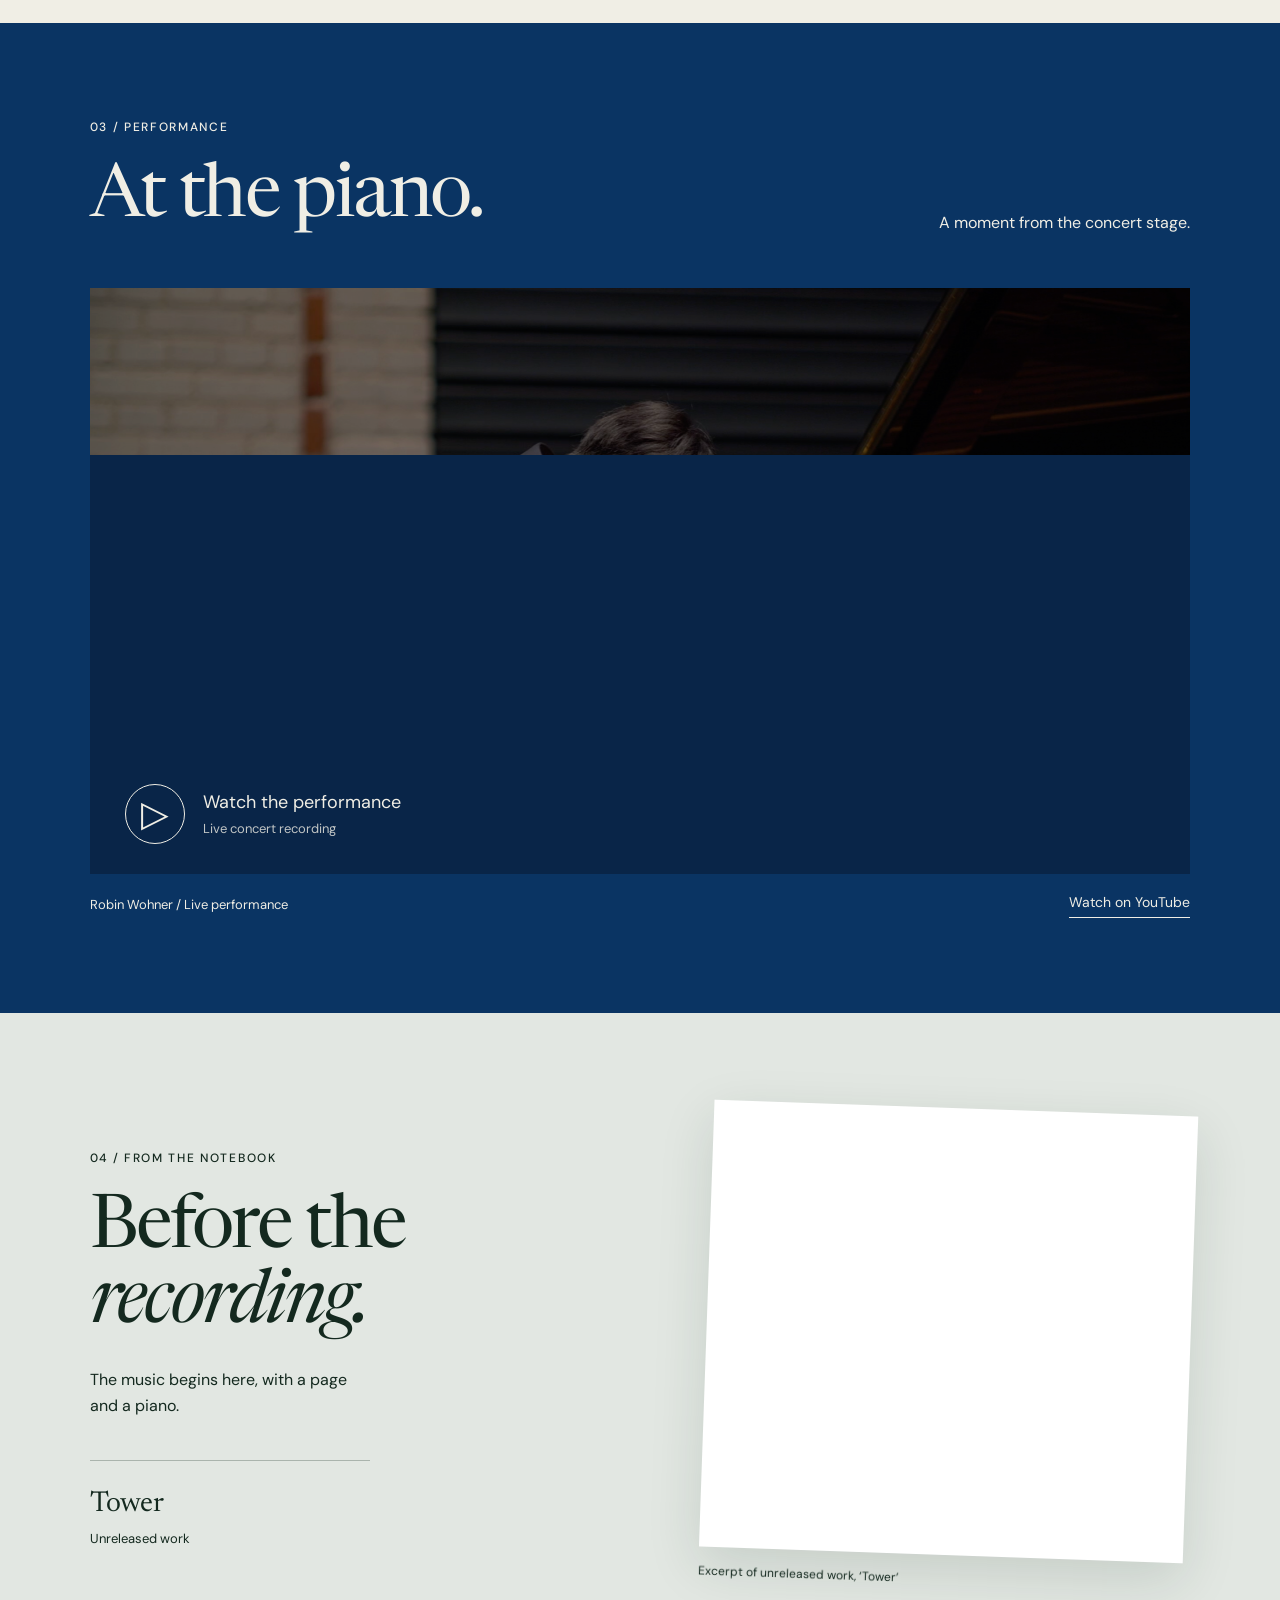
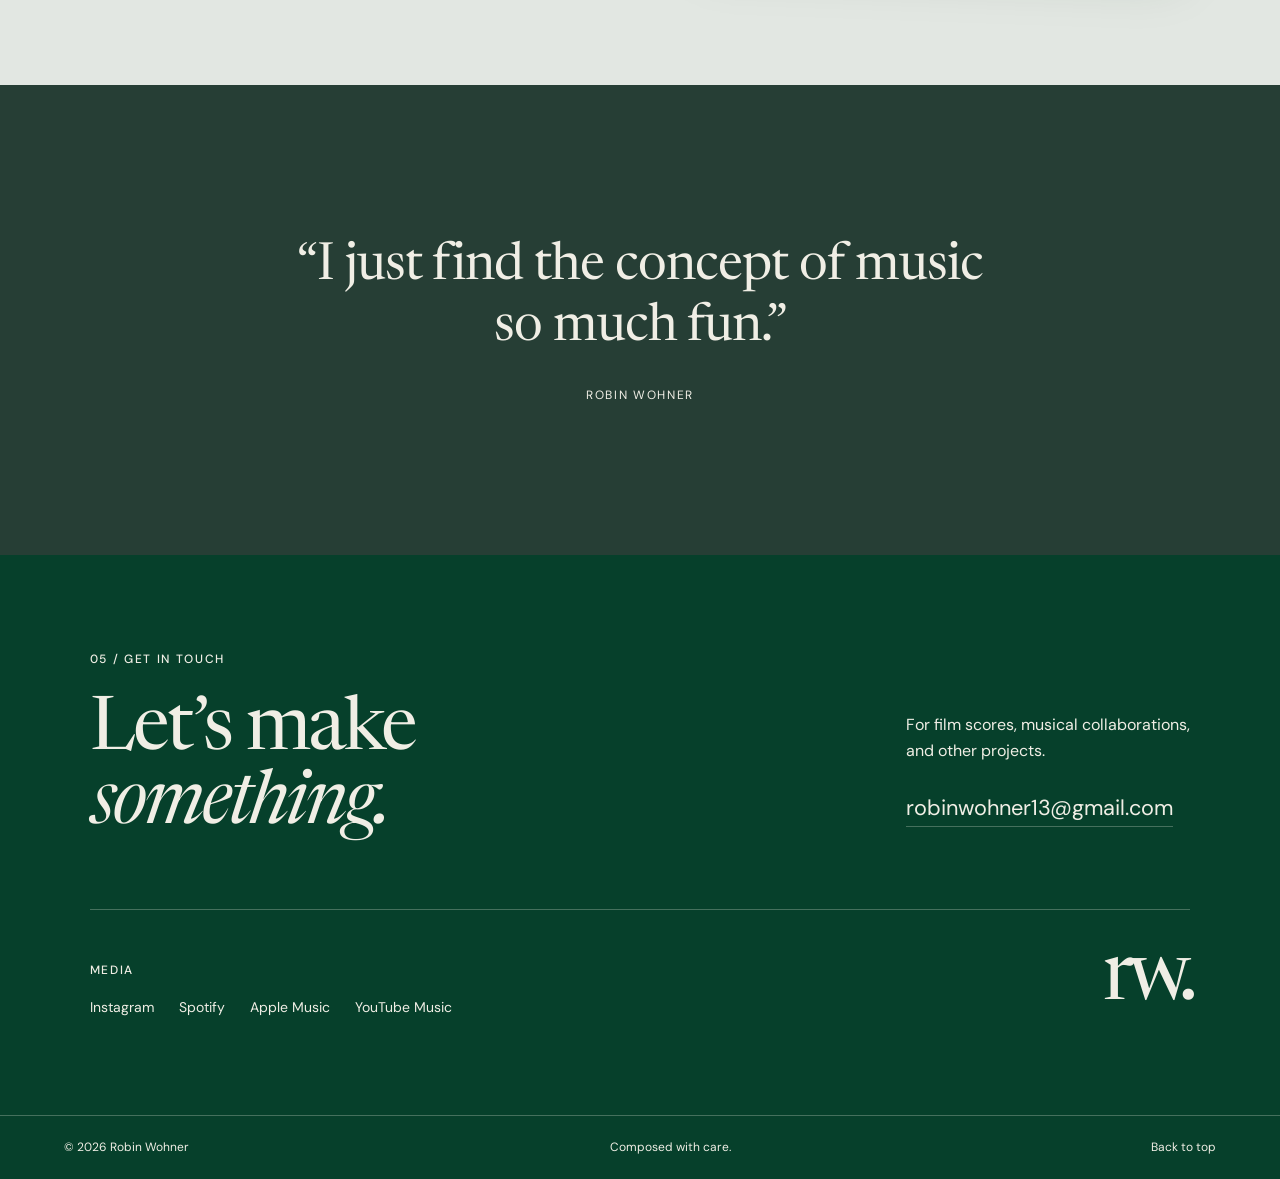
<file: music.html>
<!doctype html><html lang="en"><head><meta charset="utf-8"><meta name="viewport" content="width=device-width, initial-scale=1"><meta http-equiv="refresh" content="0; url=index.html#music"><title>Music — Robin Wohner</title><link rel="canonical" href="index.html#music"></head><body><p><a href="index.html#music">Music — Robin Wohner</a></p></body></html>
</file>
<file: style.css>
:root{--blue:#0a3463;--green:#06402b;--paper:#f0eee5;--ink:#14291f;--line:rgba(240,238,229,.27);--serif:'Newsreader',Georgia,serif;--sans:'DM Sans',Arial,sans-serif}*{box-sizing:border-box}html{scroll-behavior:smooth;scroll-padding-top:85px}body{margin:0;background:var(--blue);color:var(--paper);font-family:var(--sans);font-size:16px;line-height:1.65}a{color:inherit;text-decoration:none}button{font:inherit}img{display:block;width:100%;height:auto}figure,p,h1,h2,h3,blockquote{margin:0}h1,h2,h3{font-family:var(--serif);font-weight:400}h2{font-size:clamp(3.3rem,5.8vw,6rem);line-height:1;letter-spacing:-.035em}em{font-weight:400}button,a{-webkit-tap-highlight-color:transparent}a:focus-visible,button:focus-visible{outline:3px solid #d8ae71;outline-offset:6px}button{cursor:pointer}.skip-link{position:fixed;top:-100px;left:20px;z-index:20;padding:12px 20px;background:var(--paper);color:var(--blue)}.skip-link:focus{top:10px}.site-header{height:88px;padding:0 5%;display:flex;align-items:center;justify-content:space-between;border-bottom:1px solid var(--line);gap:30px}.wordmark{font-family:var(--serif);font-size:3rem;line-height:1;letter-spacing:-.09em}.site-header nav{display:flex;gap:32px;font-size:14px}.site-header nav a{position:relative}.site-header nav a:after{content:'';position:absolute;left:0;right:100%;bottom:-5px;height:1px;background:currentColor;transition:right .2s}.site-header nav a:hover:after{right:0}.header-note{font-size:13px;opacity:.8}.hero{padding:28px 5% 30px}.hero-topline,.hero-bottom{display:flex;justify-content:space-between;gap:25px}.eyebrow{font-size:12px;font-weight:500;text-transform:uppercase;letter-spacing:.14em}.hero-layout{display:grid;grid-template-columns:1fr 1fr;gap:5%;align-items:center;margin-top:45px}.hero h1{font-size:clamp(5.5rem,10.7vw,11.6rem);line-height:.86;letter-spacing:-.065em}.hero h1 span{font-style:italic}.hero-intro{font-family:var(--serif);font-size:clamp(1.7rem,2.5vw,2.8rem);line-height:1.15;margin:35px 0 27px}.pill-link{display:inline-flex;align-items:center;gap:13px;padding:12px 23px;border:1px solid rgba(240,238,229,.7);border-radius:50px;font-size:14px;transition:background .2s,color .2s}.pill-link:hover{background:var(--paper);color:var(--blue)}.play-icon{width:0;height:0;border-left:8px solid currentColor;border-top:5px solid transparent;border-bottom:5px solid transparent}.hero-photo{padding-top:22px}.hero-photo img{aspect-ratio:1.17;object-fit:cover;object-position:53% 50%}.hero-photo figcaption{display:flex;justify-content:space-between;margin-top:12px;font-size:12px;opacity:.8}.hero-bottom{align-items:end;margin-top:42px;padding-top:22px;border-top:1px solid var(--line);font-size:13px}.text-link{display:inline-block;font-size:14px;border-bottom:1px solid currentColor;padding-bottom:3px}.text-link:hover{opacity:.7}.edition{font-size:12px;letter-spacing:.1em;text-transform:uppercase}.section-pad{padding:95px 7%}.section-heading{display:flex;align-items:end;justify-content:space-between;gap:50px;margin-bottom:52px}.section-heading .eyebrow{margin-bottom:24px}.section-intro{max-width:330px;font-size:16px}.section-intro .text-link{margin-top:20px}.music-section{background:var(--green)}.release-grid{display:grid;grid-template-columns:repeat(3,minmax(0,1fr));gap:45px 35px}.cover-button{position:relative;display:block;padding:0;border:0;width:100%;background:transparent;color:white;text-align:left}.cover-button img{aspect-ratio:1;object-fit:cover;transition:filter .25s}.cover-button:hover img{filter:brightness(.82)}.cover-action{position:absolute;right:16px;bottom:16px;background:var(--paper);color:var(--ink);padding:7px 16px;border-radius:50px;display:flex;align-items:center;gap:10px;font-size:14px}.cover-action>span{font-size:23px;line-height:1}.release-heading{display:flex;justify-content:space-between;align-items:center;gap:15px;margin-top:18px}.release-heading h3{font-size:clamp(1.55rem,2.2vw,2rem);line-height:1.1;letter-spacing:-.025em}.release-number{font-size:12px;opacity:.6}.release-meta{font-size:13px;opacity:.78;margin-top:7px}.spotify-link{font-size:12px;display:inline-block;margin-top:9px;text-decoration:underline;text-underline-offset:4px;opacity:.8}.release-player{margin-top:18px}.release-player iframe{width:100%;height:352px;border:0;border-radius:12px}.release-player a{font-size:14px;text-decoration:underline}.about-section{display:grid;grid-template-columns: .85fr 1fr;gap:11%;background:var(--paper);color:var(--ink);align-items:start}.about-photo{position:sticky;top:40px}.about-photo img{aspect-ratio:.8;object-fit:cover}.about-photo figcaption{font-family:var(--serif);font-style:italic;font-size:1.5rem;margin-top:15px}.about-copy h2{margin:25px 0 28px}.about-copy>p:not(.eyebrow){margin-top:22px}.about-copy .about-lead{font-family:var(--serif);font-size:1.65rem;line-height:1.3}.about-copy>p:not(.eyebrow):not(.about-lead){font-size:16px;line-height:1.8}.about-signoff{font-family:var(--serif);font-style:italic;font-size:2rem;margin-top:28px}.performance-section{background:var(--blue)}.concert-frame{width:100%;aspect-ratio:1.88;background:#092548;overflow:hidden}.concert-launch{display:block;position:relative;width:100%;height:100%;text-align:left}.concert-launch>img{height:100%;object-fit:cover;filter:brightness(.75);transition:filter .3s}.concert-launch:hover>img{filter:brightness(.9)}.concert-overlay{position:absolute;bottom:30px;left:35px;display:flex;align-items:center;gap:18px;font-size:18px}.concert-play{display:flex;width:60px;height:60px;align-items:center;justify-content:center;border:1px solid var(--paper);border-radius:50%;font-size:36px}.concert-subtitle{display:block;font-size:13px;opacity:.8}.concert-caption{display:flex;align-items:center;justify-content:space-between;gap:15px;margin-top:17px;font-size:13px}.concert-frame iframe{width:100%;height:100%;border:0}.notebook{display:grid;grid-template-columns:1fr 1fr;gap:12%;background:#e2e7e2;color:var(--ink);align-items:center}.notebook-copy h2{margin:25px 0}.notebook-copy>p:not(.eyebrow){max-width:280px}.notebook-title{font-family:var(--serif);font-size:1.8rem;border-top:1px solid #aab4ad;margin-top:40px;padding-top:20px}.notebook-title span{display:block;font-family:var(--sans);font-size:13px}.score{transform:rotate(2deg)}.score img{background:#fff;box-shadow:0 18px 50px #17332422}.score figcaption{font-size:12px;margin-top:15px}.interlude{position:relative;height:470px;display:flex;align-items:center;justify-content:center;padding:40px;text-align:center;background:#263e35}.interlude>img{position:absolute;inset:0;width:100%;height:100%;object-fit:cover;object-position:50% 56%;filter:brightness(.52)}.interlude blockquote{position:relative;font-family:var(--serif);font-size:clamp(2rem,4.1vw,4rem);line-height:1.16;letter-spacing:-.02em}.interlude cite{display:block;font-family:var(--sans);font-size:12px;font-style:normal;letter-spacing:.14em;text-transform:uppercase;margin-top:30px}.contact-section{background:var(--green)}.contact-top{display:flex;align-items:center;justify-content:space-between;gap:50px;margin-top:25px}.contact-copy{font-size:16px}.contact-email{display:inline-block;font-size:clamp(1rem,1.7vw,1.5rem);margin-top:25px;border-bottom:1px solid var(--line);overflow-wrap:anywhere}.contact-bottom{margin-top:65px;padding-top:30px;border-top:1px solid var(--line);display:flex;align-items:end;justify-content:space-between;gap:25px}.socials{display:flex;gap:25px;flex-wrap:wrap;font-size:14px;margin-top:16px}.socials a:hover{text-decoration:underline;text-underline-offset:5px}.footer-mark{font-size:5rem}.site-footer{display:flex;justify-content:space-between;padding:22px 5%;font-size:12px;background:var(--green);border-top:1px solid var(--line)}
@media(min-width:1500px){.hero,.section-pad{padding-left:max(7%,calc((100vw - 1400px)/2));padding-right:max(7%,calc((100vw - 1400px)/2))}}@media(max-width:900px){.header-note{display:none}.hero-layout{gap:25px}.hero h1{font-size:12vw}.hero-photo img{aspect-ratio:.9}.section-pad{padding:70px 6%}.about-section{gap:7%;grid-template-columns:.8fr 1fr}.release-grid{gap:35px 24px}.contact-top{align-items:start;gap:30px}.contact-copy{max-width:280px}.hero-topline .eyebrow:last-child{display:none}}@media(max-width:620px){html{scroll-padding-top:20px}.site-header{height:75px;padding:0 6%;gap:20px}.wordmark{font-size:2.4rem}.site-header nav{gap:17px;font-size:13px}.site-header nav a:nth-child(3){display:none}.hero{padding:25px 6%}.hero-layout{grid-template-columns:1fr;margin-top:36px;gap:35px}.hero h1{font-size:24vw;max-width:100%;line-height:.87}.hero-intro{font-size:2rem;margin-top:25px}.hero-photo{padding:0}.hero-photo img{aspect-ratio:1.25}.hero-bottom{margin-top:26px;flex-wrap:wrap;gap:18px}.hero-bottom p{font-size:12px}.edition{display:none}.section-pad{padding:62px 6%}h2{font-size:3.5rem}.section-heading{display:block;margin-bottom:32px}.section-intro{margin-top:25px}.section-intro .text-link{margin-top:14px}.release-grid{grid-template-columns:repeat(2,minmax(0,1fr));gap:33px 20px}.release-heading{margin-top:13px}.release-heading h3{font-size:1.55rem}.release-number{display:none}.release-meta{font-size:12px}.cover-action{right:8px;bottom:8px;padding:3px 11px;font-size:12px;gap:5px}.cover-action>span{font-size:20px}.release:has(.release-player:not([hidden])){grid-column:1/-1;max-width:100%}.release:has(.release-player:not([hidden])) .cover-button{max-width:240px}.about-section{grid-template-columns:1fr;gap:35px}.about-photo img{aspect-ratio:1.05;object-position:50% 36%}.about-copy h2{margin:22px 0}.about-photo figcaption{font-size:1.25rem}.concert-overlay{left:16px;bottom:16px;gap:12px;font-size:14px}.concert-play{height:43px;width:43px;font-size:27px}.concert-subtitle{font-size:12px}.concert-caption{align-items:start;font-size:12px}.concert-caption .text-link{font-size:12px}.notebook{grid-template-columns:1fr;gap:38px}.notebook-title{margin-top:28px}.score{margin:0 6px}.interlude{height:350px;padding:25px}.interlude blockquote br{display:none}.contact-top{display:block}.contact-copy{max-width:100%;margin-top:30px}.contact-email{font-size:1.15rem}.contact-bottom{margin-top:42px}.socials{gap:12px 22px;font-size:13px}.footer-mark{font-size:3.8rem}.site-footer{font-size:12px;gap:15px;flex-wrap:wrap;padding:20px 6%}.site-footer span:nth-child(2){display:none}}@media(prefers-reduced-motion:reduce){html{scroll-behavior:auto}*,*:before,*:after{transition:none!important}}
</file>
